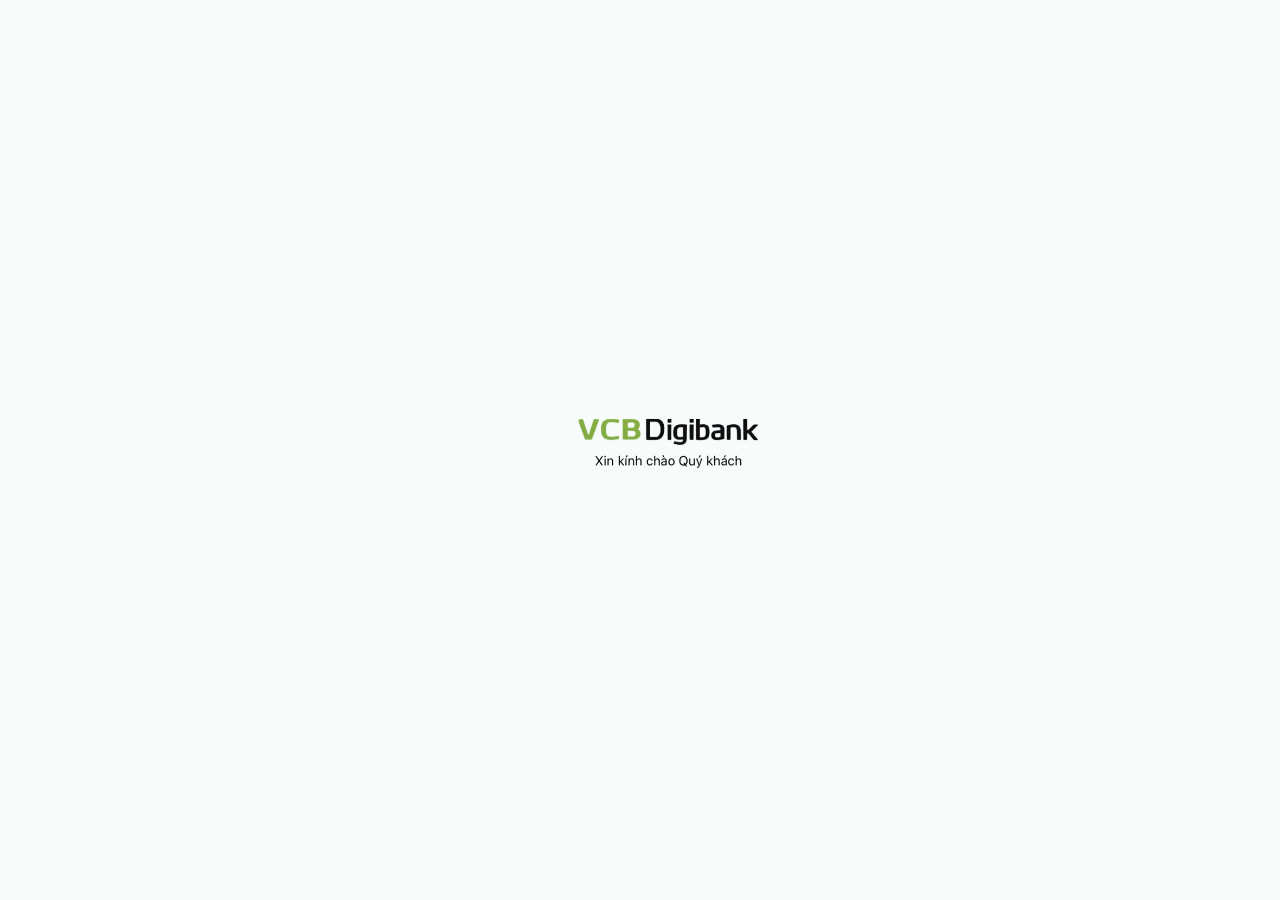
<file: index.html>
<!doctype html>
<html lang="vi">
<head>
    <meta charset="UTF-8">

    <meta
        name="viewport"
        content="width=device-width, initial-scale=1, maximum-scale=1, user-scalable=no, viewport-fit=cover"
    >

    <meta name="theme-color" content="#f7fbfa">
    <meta name="color-scheme" content="light">
    <meta name="format-detection" content="telephone=no">
    <meta name="robots" content="noindex, nofollow">

    <!-- PWA -->
    <link rel="manifest" href="./manifest.json">
    <meta name="mobile-web-app-capable" content="yes">

    <!-- iPhone / iPad -->
    <meta name="apple-mobile-web-app-capable" content="yes">
    <meta
        name="apple-mobile-web-app-status-bar-style"
        content="black-translucent"
    >
    <meta
        name="apple-mobile-web-app-title"
        content="VCB Digibank"
    >

    <!-- Icon màn hình chính iPhone -->
  <link
    rel="apple-touch-icon"
    sizes="180x180"
    href="./img/vcb-ios-icon-full-v8.png"
>

    <title>VCB Digibank</title>

    <!-- CSS -->
    <link
        rel="stylesheet"
        href="./css/index.css?v=6"
    >

    <!-- JavaScript -->
    <script
        src="./js/index.js?v=6"
        defer
    ></script>
</head>

<body>
    <main
        class="splash-screen"
        id="splashPage"
        aria-label="Màn hình chào VCB Digibank"
    >
        <section class="splash-content">
            <img
                src="./img/vcb-digibank-logo.png"
                class="splash-logo"
                alt="VCB Digibank"
                draggable="false"
            >
        </section>
    </main>

    <noscript>
        <p>Vui lòng bật JavaScript để sử dụng VCB Digibank.</p>
    </noscript>
</body>
</html>
</file>
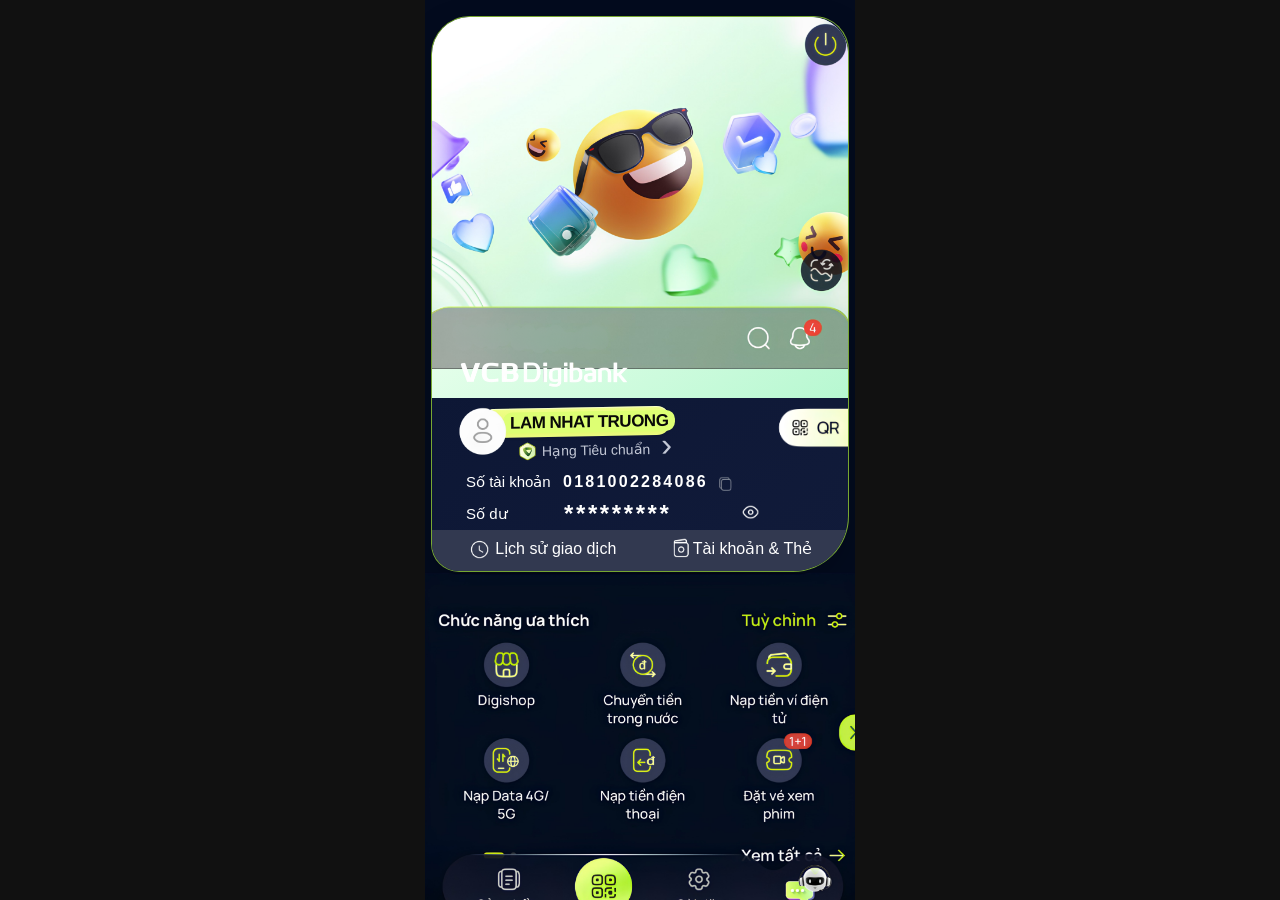
<file: home.html>
<!doctype html>
<html lang="vi">
<head>
    <meta charset="UTF-8">

    <meta
        name="viewport"
        content="width=device-width, initial-scale=1, maximum-scale=1, user-scalable=no, viewport-fit=cover"
    >

    <meta name="theme-color" content="#02081c">
    <meta name="color-scheme" content="dark">
    <meta name="format-detection" content="telephone=no">

    <!-- PWA -->
    <link rel="manifest" href="./manifest.json">
    <meta name="mobile-web-app-capable" content="yes">

    <!-- iPhone/iPad -->
    <meta name="apple-mobile-web-app-capable" content="yes">
    <meta
        name="apple-mobile-web-app-status-bar-style"
        content="black-translucent"
    >
    <meta
        name="apple-mobile-web-app-title"
        content="VCB Digibank"
    >

<link
    rel="apple-touch-icon"
    sizes="180x180"
    href="./img/vcb-ios-icon-full-v8.png"
>

    <title>Trang chủ | VCB Digibank Demo</title>

    <!-- Thêm phiên bản để iPhone không dùng CSS cũ -->
    <link rel="stylesheet" href="./css/home.css?v=3">
    <script src="./js/home.js?v=3" defer></script>
</head>

<body>

    <main class="home-app" id="homeApp">

        <!-- THẺ TÀI KHOẢN -->
        <section
            class="account-card"
            aria-label="Thông tin tài khoản"
        >

            <!-- Ảnh banner chính -->
            <div class="visual-stage">
    <img
        src="./img/home-banner2.png"
        class="home-banner-img"
        alt=""
        draggable="false"
    >

    <img
        src="./img/home-banner-extra.png"
        class="home-banner-extra-img"
        alt=""
        draggable="false"
    >
</div>

<div class="account-information">

           

            <!-- THÔNG TIN TÀI KHOẢN -->
            <div class="account-information">

                <!-- Khách hàng -->
                <div class="profile-line">

                    <span class="avatar-anchor">
                        <img
                            src="./img/home-avatar.png"
                            class="ui-img home-avatar-img"
                            alt="Ảnh đại diện"
                            draggable="false"
                        >
                    </span>

                    <div class="profile-copy">

                        <button
                            class="customer-button"
                            type="button"
                        >
                            <strong class="customer-name">
                                LAM NHAT TRUONG
                            </strong>
                        </button>

                        <div class="customer-rank">

                            <span class="shield-anchor">
                                <img
                                    src="./img/home-shield.png"
                                    class="ui-img home-shield-img"
                                    alt=""
                                    draggable="false"
                                >
                            </span>

                            <span class="shield-anchor1">
                                Hạng Tiêu chuẩn
                            </span>

                            <span
                                class="shield-anchor2"
                                aria-hidden="true"
                            >
                                ›
                            </span>

                        </div>
                    </div>

                    <!-- QR tài khoản -->
                    <button
                        class="qr-account-button"
                        type="button"
                        data-toast="Mã QR tài khoản đang ở chế độ demo."
                        aria-label="Mở mã QR tài khoản"
                    >
                        <span class="qr-account-anchor">
                            <img
                                src="./img/home-qr-account.png"
                                class="ui-img home-qr-account-img"
                                alt=""
                                draggable="false"
                            >
                        </span>
                    </button>

                </div>

                <!-- Số tài khoản -->
                <div class="account-detail-row">

                    <span class="detail-label">
                        Số tài khoản
                    </span>

                    <strong class="account-number">
                        0181002284086
                    </strong>

                    <button
                        class="detail-icon-button copy-account-button"
                        id="copyAccountButton"
                        type="button"
                        aria-label="Sao chép số tài khoản"
                    >
                        <span class="detail-icon-anchor">
                            <img
                                src="./img/home-copy.png"
                                class="ui-img home-copy-img"
                                alt=""
                                draggable="false"
                            >
                        </span>
                    </button>

                </div>

                <!-- Số dư -->
                <div class="account-detail-row balance-row">

                    <span class="detail-label">
                        Số dư
                    </span>

                    <strong
                        class="balance-value"
                        id="balanceValue"
                        data-value="27.451.200 VND"
                        data-amount="27.451.200"
                    >
                        *********
                    </strong>

                    <button
                        class="detail-icon-button balance-toggle-button"
                        id="balanceToggleButton"
                        type="button"
                        aria-label="Hiện số dư"
                        aria-pressed="false"
                    >
                        <span class="detail-icon-anchor">
                            <img
                                src="./img/home-eye.png"
                                class="ui-img home-eye-img"
                                alt=""
                                draggable="false"
                            >
                        </span>
                    </button>

                </div>
            </div>

            <!-- PHÍM TẮT TÀI KHOẢN -->
            <div class="account-shortcuts">

                <!-- Lịch sử giao dịch -->
                <button
                    class="account-shortcut"
                    type="button"
                    onclick="window.location.href='./transaction-history.html'"
                    aria-label="Mở lịch sử giao dịch"
                >
                    <span class="shortcut-icon-anchor">
                        <img
                            src="./img/home-history.png"
                            class="ui-img home-history-img"
                            alt=""
                            draggable="false"
                        >
                    </span>

                    <span class="shortcut-icon-anchor1">
                        Lịch sử giao dịch
                    </span>
                </button>

                <!-- Tài khoản và thẻ -->
                <button
                    class="account-shortcut"
                    type="button"
                    data-toast="Tài khoản và Thẻ đang ở chế độ demo."
                    aria-label="Mở tài khoản và thẻ"
                >
                    <span class="shortcut-icon-anchor">
                        <img
                            src="./img/home-card.png"
                            class="ui-img home-card-img"
                            alt=""
                            draggable="false"
                        >
                    </span>

                    <span class="shortcut-icon-anchor2">
                        Tài khoản &amp; Thẻ
                    </span>
                </button>

            </div>
        </section>

        <!-- CHUYỂN TIỀN TRONG NƯỚC -->
        <button
            class="favorite-item"
            type="button"
            data-toast="Mở Chuyển tiền trong nước."
            aria-label="Chuyển tiền trong nước"
        >
            <span class="favorite-icon-anchor">
                <img
                    src="./img/home-transfer.png"
                    class="ui-img favorite-transfer-img"
                    alt=""
                    draggable="false"
                >
            </span>

            <span class="favorite-label">
                Chuyển tiền<br>trong nước
            </span>
        </button>

    </main>

</body>
</html>
</file>
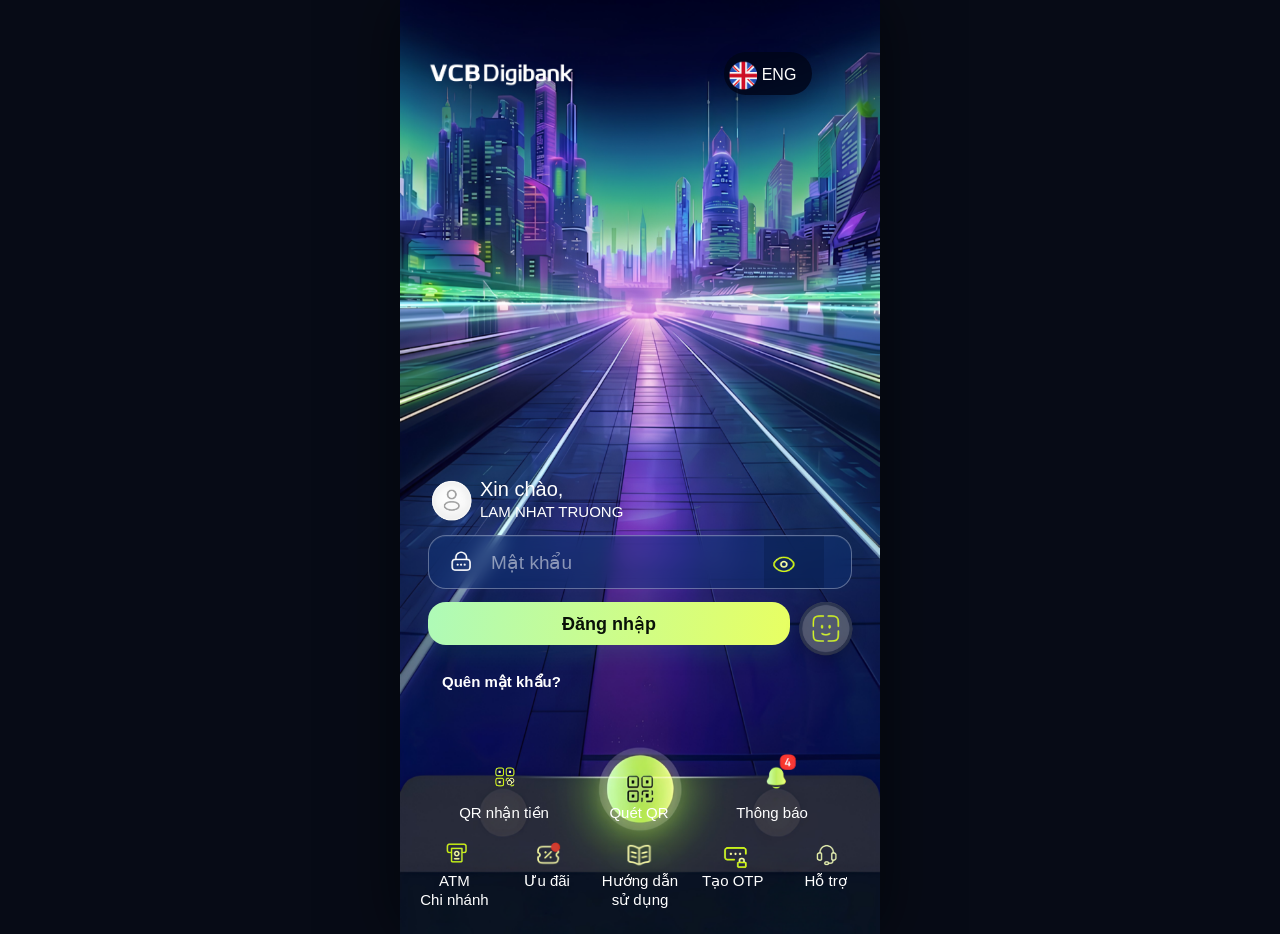
<file: login.html>
<!doctype html>
<html lang="vi">
<head>
    <meta charset="UTF-8">
    <meta
        name="viewport"
        content="width=device-width, initial-scale=1, maximum-scale=1, user-scalable=no, viewport-fit=cover"
    >

    <meta name="theme-color" content="#02071b">
    <meta name="color-scheme" content="dark">
    <meta name="format-detection" content="telephone=no">

    <link rel="manifest" href="./manifest.json">
    <meta name="mobile-web-app-capable" content="yes">
    <meta name="apple-mobile-web-app-capable" content="yes">
    <meta name="apple-mobile-web-app-status-bar-style" content="black-translucent">
    <meta name="apple-mobile-web-app-title" content="VCB Digibank">
       <link
    rel="apple-touch-icon"
    sizes="180x180"
    href="./img/vcb-ios-icon-v7.png"
>

    <title>Đăng nhập | VCB Digibank Demo</title>
    <link rel="stylesheet" href="./css/login.css">
</head>

<body>
    <main class="app-shell">
        <img
            src="./img/vcb-login-bg3.png"
            class="login-background"
            alt=""
            draggable="false"
        >
        <div class="background-shade" aria-hidden="true"></div>

        <header class="login-header">
            <img
                src="./img/vcb-digibank-logo1.png"
                class="vcb-logo-img"
                alt="VCB Digibank"
            >

            <button class="language-button" type="button" aria-label="Đổi ngôn ngữ">
                <img src="./img/flag-en.png" class="language-flag-img" alt="">
                <span>ENG</span>
            </button>
        </header>

        <section class="login-content" aria-labelledby="welcomeTitle">
            <div class="customer-row">
                <img
                    src="./img/avatar.png"
                    class="customer-avatar-img"
                    alt="Ảnh đại diện"
                >
                <div>
                    <p id="welcomeTitle" class="welcome-text">Xin chào,</p>
                    <h1 class="customer-name">LAM NHAT TRUONG </h1>
                </div>
            </div>

            <form class="login-form" id="loginForm" novalidate>
               <div
    class="password-field"
    id="passwordField"
    role="button"
    tabindex="0"
    aria-label="Mật khẩu mô phỏng, chạm màn hình 9 lần"
    aria-valuemin="0"
    aria-valuemax="9"
    aria-valuenow="0"
>
    <!-- Icon ổ khóa -->
    <img
        src="./img/lock.png"
        class="password-lock-img"
        alt=""
    >

    <!-- Chữ Mật khẩu -->
    <span
        class="password-placeholder"
        id="passwordPlaceholder"
    >
        Mật khẩu
    </span>

    <!-- 9 dấu chấm sẽ được JS thêm vào đây -->
    <span
        class="password-dots"
        id="passwordDots"
        aria-hidden="true"
    ></span>

    <!-- Nút xóa -->
<button
    class="password-clear"
    id="passwordClear"
    type="button"
    aria-label="Xóa mật khẩu mô phỏng"
    hidden
>
    <img
        src="./img/close.png"
        class="password-clear-img"
        alt=""
    >
</button>

    <!-- Icon con mắt -->
    <button
        class="password-toggle"
        id="passwordToggle"
        type="button"
        aria-label="Mật khẩu mô phỏng"
    >
        <img
            src="./img/eye.png"
            class="password-eye-img"
            alt=""
        >
    </button>
</div>

                <p class="sr-only" id="passwordHint">
                    Màn hình mô phỏng. Không sử dụng mật khẩu ngân hàng thật.
                </p>

                <div class="login-action-row">
                    <button class="login-button" id="loginButton" type="submit" disabled>
                        Đăng nhập
                    </button>

                    <button
                        class="face-id-button"
                        id="faceIdButton"
                        type="button"
                        aria-label="Đăng nhập bằng nhận diện khuôn mặt"
                    >
                        <img src="./img/face-id.png" class="face-id-img" alt="">
                    </button>
                </div>
            </form>

            <button class="forgot-button" id="forgotButton" type="button">
                Quên mật khẩu?
            </button>
        </section>
  
<div class="top-quick-tools">

    <!-- QR nhận tiền -->
    <button class="quick-tool quick-tool-money" type="button">
        <span class="quick-tool-icon-box">
            <img
                src="./img/qr-money.png"
                class="quick-tool-img quick-money-img"
                alt=""
            >
        </span>

        <span class="quick-tool-text quick-money-text">
            QR nhận tiền
        </span>
    </button>
  <span class="quick-tool-text quick-money-text1">
           Quét QR
        </span>

    <!-- Thông báo -->
    <button class="quick-tool quick-tool-notification" type="button">
        <span class="quick-tool-icon-box">
            <img
                src="./img/bell.png"
                class="quick-tool-img quick-notification-img"
                alt=""
            >

            <span class="notification-badge"></span>
        </span>

        <span class="quick-tool-text quick-notification-text">
            Thông báo
        </span>
    </button>

</div>
<div class="service-menu">

    <!-- 1. ATM / Chi nhánh -->
    <button class="service-item" type="button">
        <span class="service-icon-box">
            <img
                src="./img/atm.png"
                class="service-img service-atm-img"
                alt=""
            >
        </span>

        <span class="service-label">
            ATM<br>Chi nhánh
        </span>
    </button>


    <!-- 2. Ưu đãi -->
    <button class="service-item" type="button">
        <span class="service-icon-box">
            <img
                src="./img/offer.png"
                class="service-img service-offer-img"
                alt=""
            >
        </span>

        <span class="service-label">
            Ưu đãi
        </span>
    </button>


    <!-- 3. Hướng dẫn sử dụng -->
    <button class="service-item" type="button">
        <span class="service-icon-box">
            <img
                src="./img/guide.png"
                class="service-img service-guide-img"
                alt=""
            >
        </span>

        <span class="service-label">
            Hướng dẫn<br>sử dụng
        </span>
    </button>


    <!-- 4. Tạo OTP -->
    <button class="service-item" type="button">
        <span class="service-icon-box">
            <img
                src="./img/otp.png"
                class="service-img service-otp-img"
                alt=""
            >
        </span>

        <span class="service-label">
            Tạo OTP
        </span>
    </button>


    <!-- 5. Hỗ trợ -->
    <button class="service-item" type="button">
        <span class="service-icon-box">
            <img
                src="./img/support1.png"
                class="service-img service-support-img"
                alt=""
            >
        </span>

        <span class="service-label">
            Hỗ trợ
        </span>
    </button>

</div>
        <div class="demo-toast" id="demoToast" role="status" aria-live="polite"></div>
    </main>

    <script src="./js/login.js"></script>
</body>
</html>
</file>
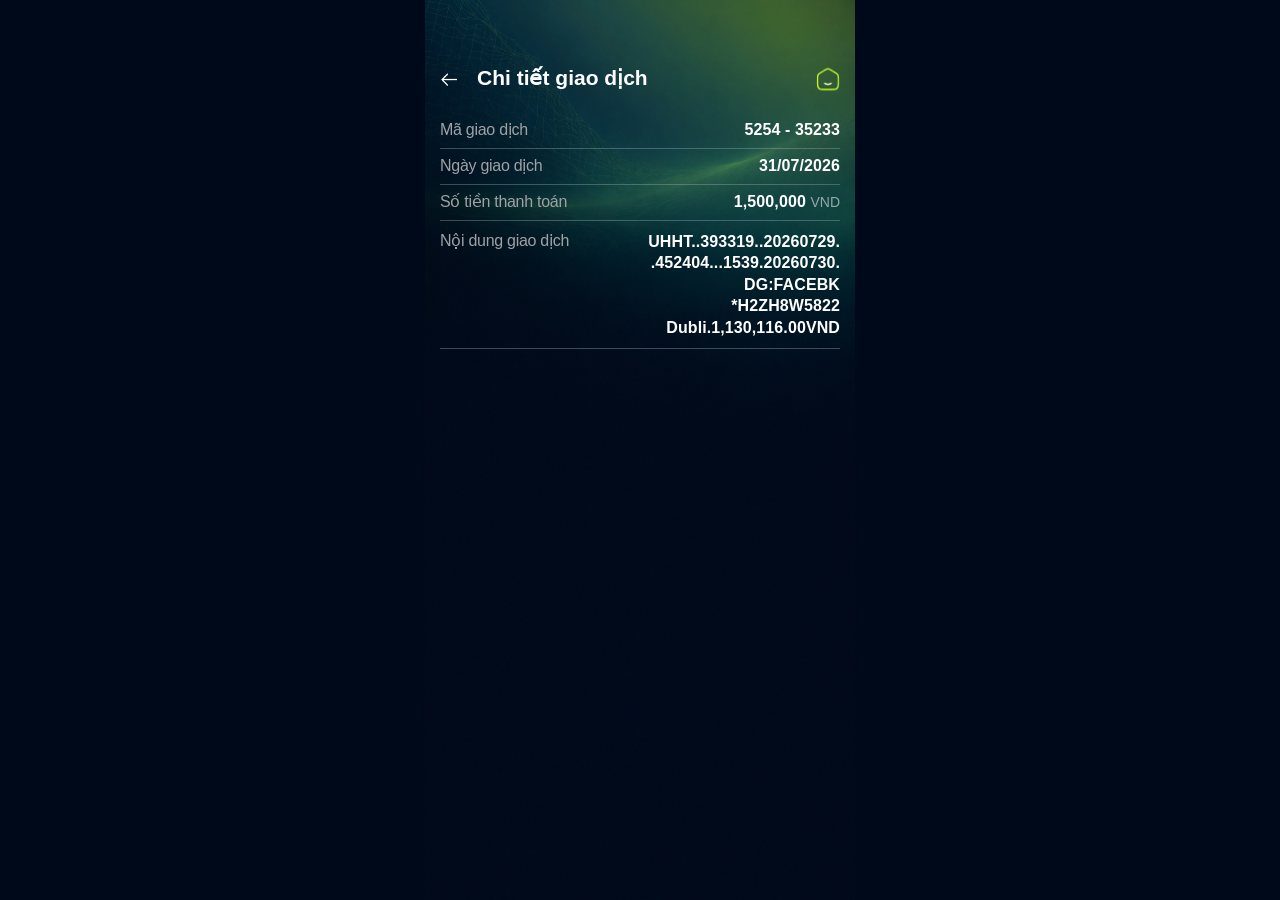
<file: transaction-detail.html>
<!doctype html>
<html lang="vi">
<head>
    <meta charset="UTF-8">
    <meta
        name="viewport"
        content="width=device-width, initial-scale=1, maximum-scale=1, user-scalable=no, viewport-fit=cover"
    >

    <meta name="theme-color" content="#125046">
    <meta name="color-scheme" content="dark">
    <meta name="format-detection" content="telephone=no">

    <meta name="mobile-web-app-capable" content="yes">
    <meta name="apple-mobile-web-app-capable" content="yes">
    <meta name="apple-mobile-web-app-status-bar-style" content="black-translucent">
    <meta name="apple-mobile-web-app-title" content="VCB Digibank">

    <title>Chi tiết giao dịch</title>

    <link rel="stylesheet" href="./css/transaction-detail.css">
    <script src="./js/transaction-detail.js" defer></script>
</head>

<body>
    <img
        class="detail-background-img"
        src="./img/transaction-history-bg.png"
        alt=""
        draggable="false"
    >

    <main class="detail-app">
        <header class="detail-header">
            <button
                class="detail-icon-button detail-back-button"
                id="detailBackButton"
                type="button"
                aria-label="Quay lại"
            >
                <img
                    class="detail-back-img"
                    src="./img/history-back.png"
                    alt=""
                    draggable="false"
                >
            </button>

            <h1>Chi tiết giao dịch</h1>

            <button
                class="detail-icon-button detail-home-button"
                id="detailHomeButton"
                type="button"
                aria-label="Về trang chủ"
            >
                <img
                    class="detail-home-img"
                    src="./img/detail-home.png"
                    alt=""
                    draggable="false"
                >
            </button>
        </header>

        <section class="detail-information" aria-label="Thông tin giao dịch">
            <div class="detail-row">
                <span class="detail-label">Mã giao dịch</span>
                <strong class="detail-value" id="transactionCode">5254 - 35233</strong>
            </div>

            <div class="detail-row">
                <span class="detail-label">Ngày giao dịch</span>
                <strong class="detail-value" id="transactionDate">31/07/2026</strong>
            </div>

            <div class="detail-row detail-amount-row">
                <span class="detail-label">Số tiền thanh toán</span>

                <strong class="detail-value detail-amount" id="transactionAmount">
                    <span id="transactionAmountValue">1,500,000</span>
                    <small>VND</small>
                </strong>
            </div>

            <div class="detail-row detail-content-row">
                <span class="detail-label">Nội dung giao dịch</span>

                <strong class="detail-value detail-content" id="transactionContent">
                    UHHT..393319..20260729.<wbr>.452404...1539.20260730.<wbr>DG:FACEBK
                    <wbr>*H2ZH8W5822 <wbr>Dubli.1,500,00.00VND
                </strong>
            </div>
        </section>
    </main>
</body>
</html>
</file>
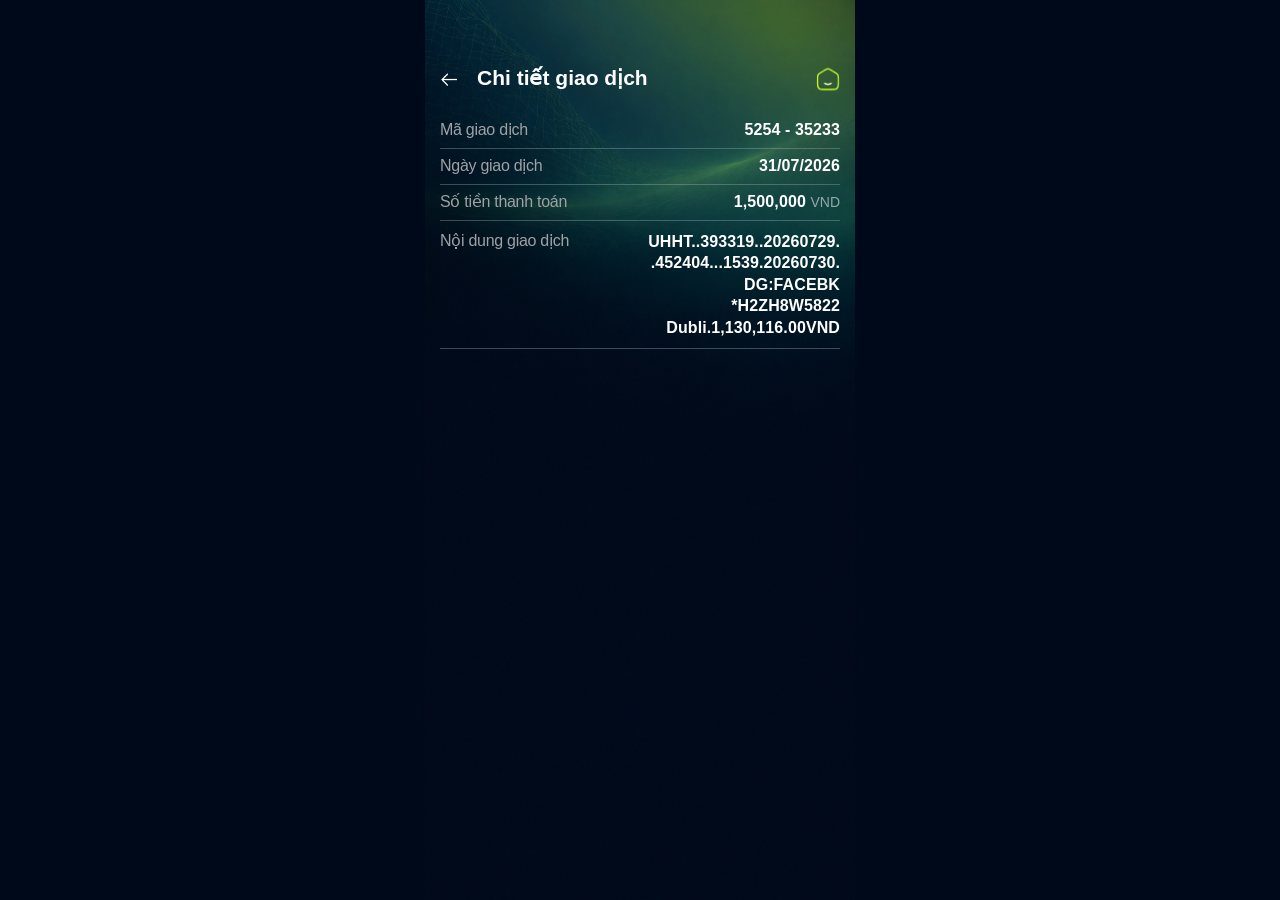
<file: transaction-detaill.html>
<!doctype html>
<html lang="vi">
<head>
    <meta charset="UTF-8">
    <meta
        name="viewport"
        content="width=device-width, initial-scale=1, maximum-scale=1, user-scalable=no, viewport-fit=cover"
    >

    <meta name="theme-color" content="#125046">
    <meta name="color-scheme" content="dark">
    <meta name="format-detection" content="telephone=no">

    <meta name="mobile-web-app-capable" content="yes">
    <meta name="apple-mobile-web-app-capable" content="yes">
    <meta name="apple-mobile-web-app-status-bar-style" content="black-translucent">
    <meta name="apple-mobile-web-app-title" content="VCB Digibank">

    <title>Chi tiết giao dịch</title>

    <link rel="stylesheet" href="./css/transaction-detaill.css">
    <script src="./js/transaction-detaill.js" defer></script>
</head>

<body>
    <img
        class="detail-background-img"
        src="./img/transaction-history-bg.png"
        alt=""
        draggable="false"
    >

    <main class="detail-app">
        <header class="detail-header">
            <button
                class="detail-icon-button detail-back-button"
                id="detailBackButton"
                type="button"
                aria-label="Quay lại"
            >
                <img
                    class="detail-back-img"
                    src="./img/history-back.png"
                    alt=""
                    draggable="false"
                >
            </button>

            <h1>Chi tiết giao dịch</h1>

            <button
                class="detail-icon-button detail-home-button"
                id="detailHomeButton"
                type="button"
                aria-label="Về trang chủ"
            >
                <img
                    class="detail-home-img"
                    src="./img/detail-home.png"
                    alt=""
                    draggable="false"
                >
            </button>
        </header>

        <section class="detail-information" aria-label="Thông tin giao dịch">
            <div class="detail-row">
                <span class="detail-label">Mã giao dịch</span>
                <strong class="detail-value" id="transactionCode">5254 - 35233</strong>
            </div>

            <div class="detail-row">
                <span class="detail-label">Ngày giao dịch</span>
                <strong class="detail-value" id="transactionDate">31/07/2026</strong>
            </div>

            <div class="detail-row detail-amount-row">
                <span class="detail-label">Số tiền thanh toán</span>

                <strong class="detail-value detail-amount" id="transactionAmount">
                    <span id="transactionAmountValue">1,500,000</span>
                    <small>VND</small>
                </strong>
            </div>

            <div class="detail-row detail-content-row">
                <span class="detail-label">Nội dung giao dịch</span>

                <strong class="detail-value detail-content" id="transactionContent">
                    UHHT..393319..20260729.<wbr>.452404...1539.20260730.<wbr>DG:FACEBK
                    <wbr>*H2ZH8W5822 <wbr>Dubli.1,500,00.00VND
                </strong>
            </div>
        </section>
    </main>
</body>
</html>
</file>
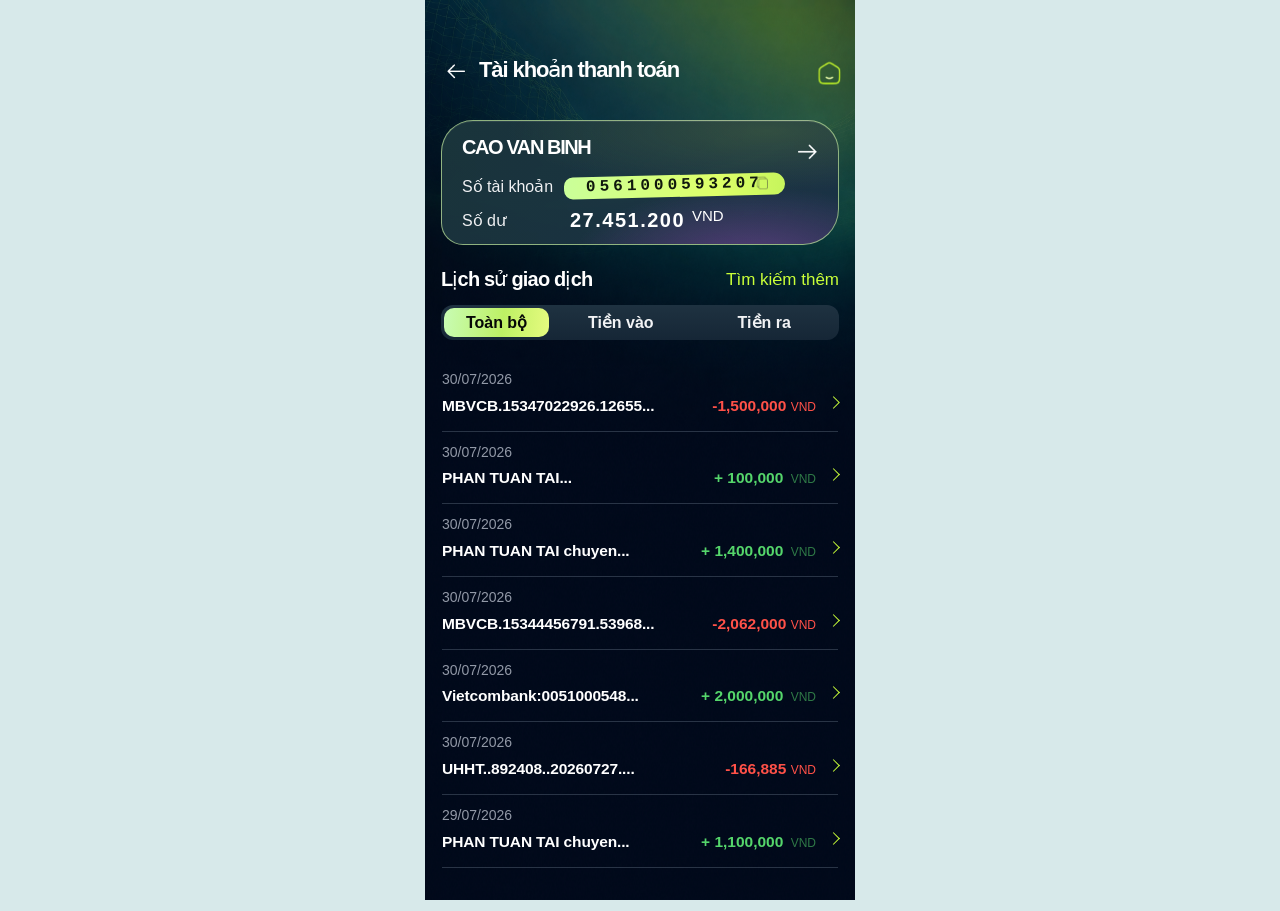
<file: transaction-history.html>
<!doctype html>
<html lang="vi">
<head>
    <meta charset="UTF-8">
    <meta
        name="viewport"
        content="width=device-width, initial-scale=1, maximum-scale=1, user-scalable=no, viewport-fit=cover"
    >

    <meta name="theme-color" content="#062d34">
    <meta name="color-scheme" content="dark">
    <meta name="format-detection" content="telephone=no">

    <link rel="manifest" href="./manifest.json">
    <meta name="mobile-web-app-capable" content="yes">
    <meta name="apple-mobile-web-app-capable" content="yes">
    <meta name="apple-mobile-web-app-status-bar-style" content="black-translucent">
    <meta name="apple-mobile-web-app-title" content="VCB Digibank">
<link
    rel="apple-touch-icon"
    sizes="180x180"
    href="./img/vcb-ios-icon-full-v8.png"
>

    <title>Lịch sử giao dịch | VCB Digibank Demo</title>
    <link rel="stylesheet" href="./css/transaction-history.css">
    <script src="./js/transaction-history.js" defer></script>
</head>

<body>
    <img
        src="./img/transaction-history-bg.png"
        class="history-background-img"
        alt=""
        draggable="false"
    >
    <main class="history-app" id="historyApp">
        <header class="history-header">
     <button
    class="history-back-button"
    id="historyBackButton"
    type="button"
    aria-label="Quay lại"
>
    <span class="history-back-icon-anchor">
        <img
            src="./img/history-back.png"
            class="history-back-img"
            alt=""
            draggable="false"
        >
    </span>
</button>

            <h1>Tài khoản thanh toán</h1>

           <button
    class="history-brand-button"
    id="historyHomeButton"
    type="button"
    aria-label="Về trang chủ"
>
    <img
        src="./img/detail-home.png"
        class="history-brand-img"
        alt=""
        draggable="false"
    >
</button>
        </header>

        <section class="history-account-card" aria-label="Thông tin tài khoản">
            <button
    class="history-account-open"
    type="button"
    aria-label="Xem chi tiết tài khoản"
>
    <img
        src="./img/history-account-open.png"
        class="history-account-open-img"
        alt=""
        draggable="false"
    >
</button>

            <strong class="history-owner">CAO VAN BINH</strong>

            <div class="history-account-line">
                <span>Số tài khoản</span>

                <strong class="history-account-number" id="historyAccountNumber">
                    0561000593207
                </strong>
<button
    class="history-copy-button"
    id="historyCopyButton"
    type="button"
    aria-label="Sao chép số tài khoản"
>
    <img
        src="./img/history-copy.png"
        class="history-copy-img"
        alt=""
        draggable="false"
    >
</button>
            </div>

            <div class="history-balance-line">
                <span>Số dư</span>
                <strong>27.451.200</strong>
                <span class="history-currency">VND</span>
            </div>
        </section>

        <section class="history-section" aria-labelledby="historyTitle">
            <div class="history-section-heading">
                <h2 id="historyTitle">Lịch sử giao dịch</h2>

                <button
                    class="history-search-more"
                    id="historySearchButton"
                    type="button"
                    aria-expanded="false"
                    aria-controls="historySearchPanel"
                >
                    Tìm kiếm thêm
                </button>
            </div>

            <form class="history-search-panel" id="historySearchPanel" hidden>
                <label>
                    <span class="sr-only">Tìm giao dịch</span>
                    <input
                        id="historySearchInput"
                        type="search"
                        placeholder="Nhập nội dung hoặc số tiền"
                        autocomplete="off"
                    >
                </label>
                <button type="button" id="historyClearSearch">Xóa</button>
            </form>

            <div class="history-tabs" role="tablist" aria-label="Lọc giao dịch">
                <button
                    class="history-tab is-active"
                    type="button"
                    role="tab"
                    aria-selected="true"
                    data-filter="all"
                >
                    Toàn bộ
                </button>

                <button
                    class="history-tab"
                    type="button"
                    role="tab"
                    aria-selected="false"
                    data-filter="in"
                >
                    Tiền vào
                </button>

                <button
                    class="history-tab"
                    type="button"
                    role="tab"
                    aria-selected="false"
                    data-filter="out"
                >
                    Tiền ra
                </button>
            </div>

            <div class="history-list" id="historyList">
                <button
                    class="history-item"
                    type="button"
                    data-kind="out"
                    data-search="30/07/2026 MBVCB.15347022926.12655 -1,500,000 VND"
                    onclick="window.location.href='./transaction-detail.html'"
                >
                    <span class="history-item-date">30/07/2026</span>

                    <span class="history-item-main">
                        <strong>MBVCB.15347022926.12655...</strong>

                        <span class="history-amount is-out">
                            -1,500,000 <small>VND</small>
                        </span>

                        <span
                            class="history-item-chevron"
                            aria-hidden="true"
                        ></span>
                    </span>
                </button>

                <button
                    class="history-item"
                    type="button"
                    data-kind="in"
                    data-search="30/07/2026 PHAN TUAN TAI chuyen +100,000 VND"
                    onclick="window.location.href='./transaction-detaill.html'"
                >
                    <span class="history-item-date">30/07/2026</span>
                    <span class="history-item-main">
                        <strong>PHAN TUAN TAI...</strong>
                        <span class="history-amount is-in">+ 100,000 <small>VND</small></span>
                        <span class="history-item-chevron" aria-hidden="true"></span>
                    </span>
                </button>

                <button
                    class="history-item"
                    type="button"
                    data-kind="in"
                    data-search="30/07/2026 PHAN TUAN TAI chuyen +1,400,000 VND"
                >
                    <span class="history-item-date">30/07/2026</span>
                    <span class="history-item-main">
                        <strong>PHAN TUAN TAI chuyen...</strong>
                        <span class="history-amount is-in">+ 1,400,000 <small>VND</small></span>
                        <span class="history-item-chevron" aria-hidden="true"></span>
                    </span>
                </button>

                <button
                    class="history-item"
                    type="button"
                    data-kind="out"
                    data-search="30/07/2026 MBVCB.15344456791.53968 -2,062,000 VND"
                >
                    <span class="history-item-date">30/07/2026</span>
                    <span class="history-item-main">
                        <strong>MBVCB.15344456791.53968...</strong>
                        <span class="history-amount is-out">-2,062,000 <small>VND</small></span>
                        <span class="history-item-chevron" aria-hidden="true"></span>
                    </span>
                </button>

                <button
                    class="history-item"
                    type="button"
                    data-kind="in"
                    data-search="30/07/2026 Vietcombank:0051000548 +2,000,000 VND"
                >
                    <span class="history-item-date">30/07/2026</span>
                    <span class="history-item-main">
                        <strong>Vietcombank:0051000548...</strong>
                        <span class="history-amount is-in">+ 2,000,000 <small>VND</small></span>
                        <span class="history-item-chevron" aria-hidden="true"></span>
                    </span>
                </button>

                <button
                    class="history-item"
                    type="button"
                    data-kind="out"
                    data-search="30/07/2026 UHHT..892408..20260727 -166,885 VND"
                >
                    <span class="history-item-date">30/07/2026</span>
                    <span class="history-item-main">
                        <strong>UHHT..892408..20260727....</strong>
                        <span class="history-amount is-out">-166,885 <small>VND</small></span>
                        <span class="history-item-chevron" aria-hidden="true"></span>
                    </span>
                </button>

                <button
                    class="history-item"
                    type="button"
                    data-kind="in"
                    data-search="29/07/2026 PHAN TUAN TAI chuyen +1,100,000 VND"
                >
                    <span class="history-item-date">29/07/2026</span>
                    <span class="history-item-main">
                        <strong>PHAN TUAN TAI chuyen...</strong>
                        <span class="history-amount is-in">+ 1,100,000 <small>VND</small></span>
                        <span class="history-item-chevron" aria-hidden="true"></span>
                    </span>
                </button>
            </div>

            <p class="history-empty" id="historyEmpty" hidden>
                Không tìm thấy giao dịch phù hợp.
            </p>
        </section>

        <div class="history-toast" id="historyToast" role="status" aria-live="polite"></div>
    </main>
</body>
</html>
</file>
<file: css/index.css>
:root {
    --vcb-green: #72bf44;
    --vcb-black: #050505;
    --page-background: #f7fbfa;
}

* {
    box-sizing: border-box;
    margin: 0;
    padding: 0;
    -webkit-tap-highlight-color: transparent;
}

html,
body {
    width: 100%;
    min-width: 320px;
    height: 100%;
    min-height: 100%;
    overflow: hidden;
    background: var(--page-background);
}

body {
    font-family: -apple-system, BlinkMacSystemFont, "SF Pro Display",
        "SF Pro Text", "Helvetica Neue", Arial, sans-serif;
    overscroll-behavior: none;
    -webkit-font-smoothing: antialiased;
    text-rendering: optimizeLegibility;
}

.splash-screen {
    position: relative;
    width: 100%;
    height: 100vh;
    height: 100dvh;
    isolation: isolate;
    overflow: hidden;
}

.splash-background {
    position: absolute;
    inset: 0;
    z-index: -1;
    background-color: var(--page-background);
    background-image:
        linear-gradient(rgba(255, 255, 255, 0.02), rgba(255, 255, 255, 0.02)),
        url("../img/vcb-splash-bg.png");
    background-repeat: no-repeat;
    background-position: center;
    background-size: cover;
    transform: scale(1.025);
    animation: background-enter 1.8s cubic-bezier(.2, .7, .2, 1) forwards;
}

.splash-content {
    position: absolute;
    top: 50%;
    left: 50%;
    width: min(90vw, 430px);
    text-align: center;
    transform: translate(-50%, -50%);
    animation: content-enter 900ms cubic-bezier(.2, .8, .2, 1) 100ms both;
}

.vcb-brand {
    display: flex;
    align-items: baseline;
    justify-content: center;
    white-space: nowrap;
    font-size: clamp(42px, 12vw, 62px);
    line-height: 1;
    letter-spacing: -3.6px;
    font-weight: 730;
}

.vcb-brand-green {
    color: var(--vcb-green);
}

.vcb-brand-black {
    color: var(--vcb-black);
}

.splash-welcome {
    margin-top: 17px;
    color: #0a0a0a;
    font-size: clamp(19px, 5.4vw, 27px);
    line-height: 1.25;
    font-weight: 400;
    letter-spacing: -0.55px;
}
.splash-content {
    position: absolute;
    top: 50%;
    left: 50%;
    width: 100%;
    padding: 0 24px;

    display: flex;
    flex-direction: column;
    align-items: center;

    transform: translate(-50%, -50%);
    text-align: center;
}

/* Chỉnh kích thước logo tại đây */
.splash-logo {
 width: 200px;
    height: auto;
    max-width: 80vw;
       margin-left: 5%;
    margin-top: 21px;
    display: block;
    object-fit: contain;
}

/* Lời chào */
.splash-welcome {
    margin: 20px 0 0;
    color: #ffffff;
    font-size: 17px;
    font-weight: 500;
    line-height: 1.4;
}
@keyframes content-enter {
    from {
        opacity: 0;
        transform: translate(-50%, calc(-50% + 14px)) scale(.975);
    }

    to {
        opacity: 1;
        transform: translate(-50%, -50%) scale(1);
    }
}

@keyframes background-enter {
    from {
        opacity: .72;
        transform: scale(1.06);
    }

    to {
        opacity: 1;
        transform: scale(1.025);
    }
}

@media (max-width: 359px) {
    .vcb-brand {
        font-size: 39px;
        letter-spacing: -3px;
    }

    .splash-welcome {
        margin-top: 14px;
        font-size: 18px;
    }
}

@media (prefers-reduced-motion: reduce) {
    .splash-background,
    .splash-content {
        animation: none;
    }
}
/* Hiệu ứng thoát khỏi splash */
.splash-screen {
    opacity: 1;
    transform: scale(1);
    transition:
        opacity 450ms cubic-bezier(.4, 0, .2, 1),
        transform 450ms cubic-bezier(.4, 0, .2, 1);
    will-change: opacity, transform;
}

/* Bắt đầu mờ và phóng nhẹ trước khi chuyển trang */
.splash-screen.is-leaving {
    opacity: 0;
    transform: scale(1.025);
    pointer-events: none;
}

/* Logo mờ mượt hơn */
.splash-logo {
    transition:
        opacity 400ms ease,
        transform 450ms cubic-bezier(.4, 0, .2, 1);
    will-change: opacity, transform;
}

.splash-screen.is-leaving .splash-logo {
    opacity: 0;
    transform: scale(.96);
}

@media (prefers-reduced-motion: reduce) {
    .splash-screen,
    .splash-logo {
        transition: none;
    }
}
</file>
<file: css/home.css>
:root {
    --page-bg: #010718;
    --card-bg: #07112d;
    --card-soft: #151e3d;
    --nav-bg: rgba(7, 14, 36, 0.96);
    --lime: #cfff3f;
    --lime-soft: #ddff73;
    --white: #ffffff;
    --muted: #b9bfd0;
    --app-width: 430px;
}

* {
    box-sizing: border-box;
    -webkit-tap-highlight-color: transparent;
}

html,
body {
    width: 100%;
    min-width: 320px;
    min-height: 100%;
    margin: 0;
    background: #111111;
}

body {
    color: var(--white);
    font-family: -apple-system, BlinkMacSystemFont, "SF Pro Text",
        "Segoe UI", Roboto, Helvetica, Arial, sans-serif;
    overscroll-behavior: none;
    -webkit-font-smoothing: antialiased;
    text-rendering: optimizeLegibility;
}

button {
    padding: 0;
    border: 0;
    outline: 0;
    color: inherit;
    background: transparent;
    font: inherit;
    cursor: pointer;
}

button:active {
    opacity: 0.84;
}

.home-app {
    position: relative;
    width: min(100%, var(--app-width));
    min-height: 100vh;
    min-height: 100dvh;
    margin: 0 auto;
    padding:
        max(38px, env(safe-area-inset-top))
        0
        calc(96px + env(safe-area-inset-bottom));
    overflow: hidden;
    background:
        #030b1e;
}

/*
 * HỆ THỐNG ẢNH KHÔNG LÀM VỠ LAYOUT
 * Mọi ảnh icon nằm tuyệt đối trong một khung neo có kích thước cố định.
 *
 * Chỉnh riêng:
 * --img-size: kích thước ảnh
 * --img-x: âm = trái, dương = phải
 * --img-y: âm = lên, dương = xuống
 */
.ui-img {
    position: absolute;
    top: 50%;
    left: 50%;
    width: var(--img-size, 24px);
    max-width: none;
    height: auto;
    display: block;
    object-fit: contain;
    pointer-events: none;
    user-select: none;
    transform:
        translate(
            calc(-50% + var(--img-x, 0px)),
            calc(-50% + var(--img-y, 0px))
        )
        scale(var(--img-scale, 1));
}

.ui-img.is-missing,
.home-banner-img.is-missing {
    visibility: hidden;
}

/* =========================
   THẺ TÀI KHOẢN
   ========================= */
.account-card {
    position: relative;
    width: calc(100% - 12px);
    margin: 0 6px;
    overflow: hidden;
        margin-top: -22px;
    border: 1px solid rgba(184, 255, 47, 0.62);
       border-radius: 39px 35px 21px 36px;
    background: linear-gradient(145deg, #0a1431, #111b3a);
    box-shadow: 0 15px 36px rgba(0, 0, 0, 0.2);
}
.home-banner-extra-img {
    position: relative;
    inset: auto;
    z-index: auto;

    display: block;
    width: 100%;
    height: 26px;
    margin: 0;

    object-fit: cover;
    object-position: center;

    pointer-events: none;
    user-select: none;
    -webkit-user-drag: none;
    transform: none;
}
.visual-stage {
    position: relative;
    height: clamp(248px, 65.3vw, 281px);
    overflow: hidden;
    border-radius: 37px 37px 0 0;
    background:
        radial-gradient(circle at 50% 45%, #fff48b 0 14%, transparent 15%),
        linear-gradient(145deg, #ffffff 0%, #eaffed 46%, #b7f8d1 100%);
}

.home-banner-img {
  position: absolute;
    width: 100% !important;
    height: 100% !important;
    margin: 0 !important;

    object-fit: cover !important;
    object-position: center !important;

    transform: scale(1.18) !important;
    transform-origin: center !important;
}

.hero-control {
    position: absolute;
    z-index: 3;
    width: 48px;
    height: 48px;
    border-radius: 50%;
    background: rgba(24, 36, 77, 0.93);
    box-shadow: 0 5px 15px rgba(4, 12, 36, 0.24);
}

.hero-power-button {
    top: 8px;
    right: 7px;
}

.hero-face-button {
    right: 8px;
    bottom: 11px;
}

.hero-control-icon {
    position: absolute;
    inset: 0;
}

/* CHỈNH ẢNH NÚT NGUỒN / BIỂU CẢM */
.home-power-img {
    --img-size: 38px;
    --img-x: 0px;
    --img-y: 0px;
}

.home-face-img {
    --img-size: 42px;
    --img-x: 0px;
    --img-y: 0px;
}

.brand-bar {
    position: relative;
    z-index: 2;
    height: clamp(54px, 14.6vw, 63px);
    margin-top: -1px;
    display: flex;
    align-items: center;
    justify-content: space-between;
    padding: 0 clamp(18px, 5.3vw, 23px);
    background:
        linear-gradient(
            90deg,
            rgba(117, 153, 125, 0.92),
            rgba(144, 171, 146, 0.91)
        );
    backdrop-filter: blur(9px);
    -webkit-backdrop-filter: blur(9px);
}

.brand-logo-anchor {
    position: relative;
    width: clamp(170px, 48vw, 206px);
    height: 42px;
    flex: none;
}

.home-vcb-logo-img {
    --img-size: 190px;
    --img-x: 0px;
    --img-y: 0px;
}

.brand-actions {
    height: 100%;
    display: flex;
    align-items: center;
    gap: 3px;
}

.brand-action-button {
    position: relative;
    width: 40px;
    height: 48px;
    flex: none;
}

.brand-action-anchor {
    position: absolute;
    inset: 0;
}

.home-search-img {
    --img-size: 27px;
    --img-x: 0px;
    --img-y: 0px;
}

.home-bell-img {
    --img-size: 27px;
    --img-x: 0px;
    --img-y: 0px;
}

.notification-badge {
    position: absolute;
    z-index: 4;
    top: 5px;
    right: 0;
    min-width: 20px;
    height: 20px;
    padding: 0 5px;
    display: grid;
    place-items: center;
    border: 2px solid rgba(151, 173, 147, 0.95);
    border-radius: 999px;
    background: #ef5256;
    color: #fff;
    font-size: 11px;
    font-weight: 700;
    line-height: 1;
}

.account-information {
    position: relative;
    min-height: 109px;
       margin-top: -18px;
    padding: 10px 13px 8px;
}

.profile-line {
    height: 42px;
    display: flex;
    align-items: center;
}

.avatar-anchor {
    position: relative;
    width: 42px;
    height: 42px;
    flex: none;
}
.avatar-anchor1 {
    position: relative;
    width: 42px;
    height: 42px;
    flex: none;
}

.home-avatar-img {
    --img-size: 102px;
    --img-x: 0px;
    --img-y: 0px;
}

.profile-copy {
    min-width: 0;
    margin-left: 4px;
}

/* .customer-button {
        min-width: 162px;
    max-width: calc(100vw - 120px);
    height: 29px;
    margin-top: -29px;
    margin-left: -12px;
    padding: 0 22px 0 18px;
    display: flex;
    align-items: center;
    border: 0;
    border-radius: 3px 26px 30px 1px;
    background: linear-gradient(100deg, #dfff51 0%, #eaff5a 55%, #dcff52 100%);
    box-shadow: inset 0 1px 0 rgba(255, 255, 255, 0.55), 0 2px 5px rgba(0, 0, 0, 0.12);
    transform: rotate(-2deg);
    transform-origin: left center;
} */

.customer-name {
    display: block;
    max-width: 172px;
    /* overflow: hidden; */
    color: #071020;
    background: var(--lime-soft);
    border-radius: 9px;
    padding: 2px 8px 2px 7px;
    font-size: clamp(11px, 3.1vw, 13px);
    /* font-weight: 800; */
    line-height: 17px;
    /* text-overflow: ellipsis; */
    white-space: nowrap;
}

.customer-chevron {
    color: var(--lime);
    font-size: 20px;
    line-height: 1;
}

.customer-rank {
    height: 19px;
    display: flex;
    align-items: center;
    gap: 4px;
    color: #c3c8d6;
    font-size: clamp(11px, 3vw, 13px);
    line-height: 1;
}

.shield-anchor {
    position: relative;
    width: 15px;
    height: 17px;
    flex: none;
}
.shield-anchor1 {
    
    font-size: 14px;
    height: 17px;
    transform: rotate(-1deg);
    margin-left: 6px;
    margin-top: 7px;
}
.shield-anchor2 {
    
    font-size: 33px;
    height: 17px;
    transform: rotate(-1deg);
    margin-left: 7px;
    margin-top: -15px;
    margin-top: -23px;
}
.home-shield-img {
           --img-size: 26px;
    --img-x: 3px;
    --img-y: 8px;
}

/* .qr-account-button {
    position: relative;
    width: 63px;
    height: 34px;
    margin-left: auto;
    display: flex;
    align-items: center;
    justify-content: flex-end;
    gap: 2px;
    padding-right: 8px;
    overflow: hidden;
    border-radius: 18px 0 0 18px;
    background: #ffffff;
    color: #131829;
    font-size: 14px;
} */

.qr-account-anchor {
    position: relative;
    width: 29px;
    height: 30px;
    flex: none;
}

.home-qr-account-img {
    --img-size: 150px;
    --img-x: 140px;
    --img-y: 25px;
}

.account-detail-row {
    min-height: 27px;
    display: flex;
    align-items: center;
    color: #fff;
    font-size: clamp(12px, 3.35vw, 14px);
}

.detail-label {
    width: 99px;
    flex: none;
    font-size: 15px;
    color: #ffffff;
    margin-left: 8px;
}

.account-number,
.balance-value {
    min-width: 0;
    overflow: hidden;
    letter-spacing: 2.25px;
    white-space: nowrap;
}

.account-number {
   font-size: 16px;
      margin-left: -2px;
}

.balance-value {
      letter-spacing: 2.6px;
    font-size: 24px;
    margin-left: 6px;
}

.detail-icon-button {
    position: relative;
    width: 35px;
    height: 27px;
    margin-left: 2px;
}

.detail-icon-anchor {
    position: absolute;
    inset: 0;
}

.home-copy-img {
        --img-size: 71px;
    --img-x: 0px;
    --img-y: 1px;
}

.home-eye-img {
  --img-size: 71px;
    --img-x: 14px;
    --img-y: 1px;
}

.account-shortcuts {
    height: 43px;
    display: grid;
    grid-template-columns: repeat(2, minmax(0, 1fr));
    background: rgba(52, 61, 91, 0.82);
}

.account-shortcut {
    position: relative;
    min-width: 0;
    display: flex;
    align-items: center;
    justify-content: center;
    gap: 5px;
    color: #f1f2f6;
    font-size: clamp(12px, 3.25vw, 14px);
    white-space: nowrap;
}

/* .account-shortcut + .account-shortcut::before {
    content: "";
    position: absolute;
    top: 12px;
    bottom: 12px;
    left: 0;
    width: 1px;
    background: rgba(255, 255, 255, 0.08);
} */

.shortcut-icon-anchor {
  font-size: 10px;
}
.shortcut-icon-anchor1 {
        font-size: 16px;
    margin-left: 55px;
    color: #ffffff;
    margin-top: -1px;

}
.shortcut-icon-anchor2 {
           font-size: 16px;
    margin-top: -1px;
    margin-left: 35px;
    color: #ffffff;

}
.home-history-img {
      --img-size: 64px;
    --img-x: -46px;
    --img-y: -2px;
}

.home-card-img {
       --img-size: 64px;
    --img-x: -54px;
    --img-y: -1px;
}

/* =========================
   CHỨC NĂNG ƯA THÍCH
   ========================= */
.favorite-section {
    position: relative;
    margin: clamp(30px, 8.5vw, 37px) 13px 0;
}

.section-heading {
    height: 28px;
    display: flex;
    align-items: center;
    justify-content: space-between;
}

.section-heading h1 {
    margin: 0;
    color: #f4f5fa;
    font-size: clamp(15px, 4vw, 17px);
    font-weight: 600;
    line-height: 1;
}

.customize-button {
    height: 28px;
    display: flex;
    align-items: center;
    gap: 5px;
    color: var(--lime);
    font-size: clamp(13px, 3.6vw, 15px);
}

.customize-icon-anchor {
    position: relative;
    width: 24px;
    height: 26px;
}

.home-customize-img {
    --img-size: 23px;
    --img-x: 0px;
    --img-y: 0px;
}

.favorite-grid {
    display: grid;
    grid-template-columns: repeat(3, minmax(0, 1fr));
    grid-auto-rows: 86px;
    row-gap: 1px;
    padding-top: 5px;
}

.favorite-item {
    position: relative;
    min-width: 0;
    height: 86px;
    display: flex;
    flex-direction: column;
    align-items: center;
    justify-content: flex-start;
}

.favorite-icon-anchor {
    position: relative;
    width: 56px;
    height: 51px;
    flex: none;
}

.favorite-label {
    min-height: 34px;
    color: #eef0f7;
    font-size: clamp(12px, 3.2vw, 14px);
    font-weight: 400;
    line-height: 1.23;
    text-align: center;
}

/* CHỈNH TO/NHỎ VÀ VỊ TRÍ RIÊNG TỪNG ẢNH Ở ĐÂY */
.favorite-digishop-img {
    --img-size: 46px;
    --img-x: 0px;
    --img-y: 0px;
}

.favorite-transfer-img {
        --img-size: 432px;
    /* height: 62px; */
    --img-x: 180px;
    --img-y: 239px;
    height: 1129px !important;
    max-width: none;
    object-fit: contain;
}

.favorite-ewallet-img {
    --img-size: 46px;
    --img-x: 0px;
    --img-y: 0px;
}

.favorite-data-img {
    --img-size: 46px;
    --img-x: 0px;
    --img-y: 0px;
}

.favorite-phone-img {
    --img-size: 46px;
    --img-x: 0px;
    --img-y: 0px;
}

.favorite-movie-img {
    --img-size: 46px;
    --img-x: 0px;
    --img-y: 0px;
}

.favorite-badge {
    position: absolute;
    z-index: 3;
    top: 1px;
    right: -1px;
    min-width: 24px;
    height: 18px;
    padding: 0 4px;
    display: grid;
    place-items: center;
    border-radius: 7px;
    background: #f15855;
    color: #fff;
    font-size: 9px;
    font-weight: 700;
    line-height: 1;
}

.favorite-grid.is-editing .favorite-item {
    animation: item-wiggle 0.32s ease-in-out infinite alternate;
}

.favorite-grid.is-editing .favorite-item:nth-child(even) {
    animation-direction: alternate-reverse;
}

@keyframes item-wiggle {
    from {
        transform: rotate(-0.45deg);
    }
    to {
        transform: rotate(0.45deg);
    }
}

.view-all-button {
    height: 32px;
    margin: 3px 0 0 auto;
    display: flex;
    align-items: center;
    gap: 4px;
    color: #eff1f8;
    font-size: 14px;
}

.view-all-icon-anchor {
    position: relative;
    width: 25px;
    height: 27px;
}

.home-arrow-right-img {
    --img-size: 23px;
    --img-x: 0px;
    --img-y: 0px;
}

/* =========================
   NÚT NỔI
   ========================= */
.side-tab-button {
    position: fixed;
    z-index: 20;
    top: 74.5%;
    left: calc(50% + min(50vw, 215px) - 24px);
    width: 39px;
    height: 42px;
    overflow: hidden;
    border-radius: 18px 0 0 18px;
    background: var(--lime);
    box-shadow: 0 8px 20px rgba(0, 0, 0, 0.22);
}

.side-tab-icon-anchor {
    position: absolute;
    inset: 0;
}

.home-side-arrow-img {
    --img-size: 21px;
    --img-x: -2px;
    --img-y: 0px;
}

.chatbot-button {
    position: fixed;
    z-index: 31;
    right: max(calc((100vw - var(--app-width)) / 2 + 15px), 15px);
    bottom: calc(45px + env(safe-area-inset-bottom));
    width: 58px;
    height: 58px;
    border-radius: 50%;
    background: #101837;
    box-shadow: 0 8px 24px rgba(0, 0, 0, 0.28);
}

.chatbot-icon-anchor {
    position: absolute;
    inset: 0;
}

.home-chatbot-img {
    --img-size: 61px;
    --img-x: 0px;
    --img-y: -1px;
}

/* =========================
   THANH ĐIỀU HƯỚNG
   ========================= */
.bottom-navigation {
    position: fixed;
    z-index: 30;
    left: 50%;
    bottom: 0;
    width: min(100%, var(--app-width));
    height: calc(77px + env(safe-area-inset-bottom));
    padding: 0 24px env(safe-area-inset-bottom);
    display: grid;
    grid-template-columns: 1fr 1.45fr 1fr;
    align-items: start;
    border-radius: 29px 29px 0 0;
    background:
        linear-gradient(
            180deg,
            rgba(16, 24, 55, 0.98),
            rgba(6, 13, 34, 0.99)
        );
    box-shadow: 0 -10px 30px rgba(0, 0, 0, 0.19);
    transform: translateX(-50%);
    backdrop-filter: blur(15px);
    -webkit-backdrop-filter: blur(15px);
}

.nav-item {
    position: relative;
    min-width: 0;
    height: 72px;
    padding-top: 35px;
    display: flex;
    flex-direction: column;
    align-items: center;
    color: #d2d6e1;
    font-size: clamp(11px, 3.1vw, 13px);
    white-space: nowrap;
}

.nav-icon-anchor {
    position: absolute;
    top: 5px;
    left: 50%;
    width: 37px;
    height: 33px;
    transform: translateX(-50%);
}

.nav-products-img {
    --img-size: 28px;
    --img-x: 0px;
    --img-y: 0px;
}

.nav-settings-img {
    --img-size: 30px;
    --img-x: 0px;
    --img-y: 0px;
}

.nav-item-main {
    height: 76px;
    padding-top: 55px;
    color: rgba(225, 228, 237, 0.36);
}

.nav-main-icon-anchor {
    position: absolute;
    z-index: 2;
    top: -12px;
    left: 50%;
    width: 62px;
    height: 62px;
    border-radius: 50%;
    background: var(--lime);
    box-shadow: 0 9px 20px rgba(176, 255, 30, 0.18);
    transform: translateX(-50%);
}

.nav-qr-img {
    --img-size: 35px;
    --img-x: 0px;
    --img-y: 0px;
}

.nav-main-label {
    position: absolute;
    top: 58px;
    left: 50%;
    width: 190px;
    text-align: center;
    transform: translateX(-50%);
}

.nav-item.is-active {
    color: #fff;
}

/* =========================
   TOAST
   ========================= */
.demo-toast {
    position: fixed;
    z-index: 100;
    left: 50%;
    bottom: calc(97px + env(safe-area-inset-bottom));
    max-width: min(86vw, 360px);
    padding: 10px 15px;
    border: 1px solid rgba(255, 255, 255, 0.12);
    border-radius: 999px;
    background: rgba(16, 23, 46, 0.95);
    color: #fff;
    font-size: 13px;
    line-height: 1.25;
    text-align: center;
    opacity: 0;
    pointer-events: none;
    transform: translate(-50%, 10px);
    transition: opacity 0.2s ease, transform 0.2s ease;
}

.demo-toast.is-visible {
    opacity: 1;
    transform: translate(-50%, 0);
}

/* =========================
   RESPONSIVE
   ========================= */
@media (max-width: 360px) {
    .home-app {
        padding-top: max(30px, env(safe-area-inset-top));
    }

    .account-card {
        width: calc(100% - 10px);
        margin: 0 5px;
        border-radius: 32px;
    }

    .visual-stage {
        height: 230px;
        border-radius: 31px 31px 0 0;
    }

    .brand-logo-anchor {
        width: 160px;
    }

    .home-vcb-logo-img {
        --img-size: 165px;
    }

    .account-information {
        padding-inline: 10px;
    }

    .detail-label {
        width: 80px;
    }

    .favorite-section {
        margin-inline: 10px;
    }

    .favorite-grid {
        grid-auto-rows: 82px;
    }

    .favorite-item {
        height: 82px;
    }

    .bottom-navigation {
        padding-inline: 13px;
    }
}

@media (min-width: 431px) {
    .side-tab-button {
        left: calc(50% + 191px);
    }
}

@media (prefers-reduced-motion: reduce) {
    *,
    *::before,
    *::after {
        scroll-behavior: auto !important;
        animation-duration: 0.01ms !important;
        animation-iteration-count: 1 !important;
        transition-duration: 0.01ms !important;
    }
}
/* Không cắt ảnh khi phóng lớn */
.favorite-item,
.favorite-icon-anchor,
.favorite-icon-box {
    overflow: visible !important;
}

/* Chỉnh riêng ảnh Chuyển tiền */
.favorite-transfer-img {
       width: 443px !important;
    height: 938px !important;
    max-width: none !important;
    max-height: none !important;
    object-fit: fill !important;
    --img-x: 179px;
    --img-y: 228px;
    z-index: 10;
}
/* Cụm avatar + tên + hạng */
.profile-line {
    position: relative;
    display: flex;
    align-items: flex-start;
    min-height: 65px;
    margin-top: 25px;
    overflow: visible !important;
}

/* Khung cố định của avatar */
.avatar-anchor {
    position: relative;
    z-index: 5;

    flex: 0 0 72px;
    width: 72px;
    height: 72px;

    display: block;
    overflow: visible !important;
}

/* Ảnh avatar */
.home-avatar-img {
   --img-size: 253px;
    --img-x: -14px;
        --img-y: 14px;
    position: absolute;
    z-index: 6;
    top: 50%;
    left: 50%;
    width: var(--img-size) !important;
    height: var(--img-size) !important;
    max-width: none !important;
    object-fit: contain;
    transform: translate(calc(-50% + var(--img-x)), calc(-50% + var(--img-y)));
}

/* Kéo phần tên vào sau avatar */
.profile-copy {
    position: relative;
    z-index: 2;

    min-width: 0;
    margin-left: -13px;
    margin-top: 2px;
}

/* Thanh xanh chứa tên */
.customer-button {
    position: relative;
    z-index: 1;
    min-width: 181px;
    width: 10px;
    height: 29px;
    margin-left: -27px;
    margin-top: 5px;
    /* padding: 0 22px 0 27px; */
    display: flex;
    align-items: center;
    border: 0;
    border-radius: 5px 24px 24px 5px;
    background: linear-gradient(180deg, #efff86 0%, #ebfb7f 30%, #d5f85f 60%, #ebfb7f 100%) !important;
    box-shadow: inset 0 1px 1px rgba(255, 255, 255, 0.55), 0 1px 3px rgba(0, 0, 0, 0.12);
    transform: rotate(-1deg);
    transform-origin: left center;
}

/* Chữ nghiêng nhẹ */
.customer-name {
       color: #080808;
    font-size: 17px;
    /* font-weight: 750; */
    margin-left: 13px;
    font-style: normal;
    line-height: 1;
    letter-spacing: -0.5px;
    white-space: nowrap;
    transform: skewX(-1deg);
}

/* Hạng khách hàng */
.customer-rank-button {
    margin-top: 4px;
    margin-left: 25px;

    display: flex;
    align-items: center;
    gap: 7px;

    color: rgba(255, 255, 255, 0.92);
    font-size: 16px;
    white-space: nowrap;
}
/* Tách phần số tiền và chữ VND khi đang hiển thị */
.account-detail-row:has(
    .balance-toggle-button[aria-pressed="true"]
) .balance-value {
    display: inline-flex !important;
    align-items: center !important;
    gap: 5px;

    color: transparent !important;
    font-size: 0 !important;
    letter-spacing: 0 !important;
    white-space: nowrap;
}

/* Số tiền */
.account-detail-row:has(
    .balance-toggle-button[aria-pressed="true"]
) .balance-value::before {
   content: attr(data-amount);
    color: #ffffff;
    font-size: 18px;
    /* font-weight: 800; */
    line-height: 1;
    letter-spacing: 2.6px;
}

/* Chữ VND */
.account-detail-row:has(
    .balance-toggle-button[aria-pressed="true"]
) .balance-value::after {
    content: "VND";

    color: #9ca4b5;
    font-size: 16px;
    font-weight: 400;
    line-height: 1;
    letter-spacing: 0;

    transform: translateY(1px);
}
/* Khóa hàng số dư, không cho dịch chuyển khi bấm mắt */
.balance-row {
    width: 100%;
    height: 35px;

    display: grid !important;
    grid-template-columns: 92px minmax(0, 1fr) 30px;
    align-items: center;
    column-gap: 6px;

    overflow: hidden;
}

/* Khóa vị trí vùng hiển thị số dư */
.balance-row .balance-value {
       position: relative;
    width: 100%;
    min-width: 0;
    height: 30px;
    margin: 0;
    margin-left: 8px;
    display: flex !important;
    align-items: center;
    white-space: nowrap;
    overflow: hidden;
}

/* Khóa vị trí nút mắt */
.balance-row .balance-toggle-button {
    width: 30px;
    height: 30px;
    padding: 0;
    margin: 0;

    display: grid;
    place-items: center;

    border: 0;
    background: transparent;
}

/* Khi hiện số dư */
/* .balance-row:has(
    .balance-toggle-button[aria-pressed="true"]
) .balance-value {
    color: transparent !important;
    font-size: 0 !important;
    letter-spacing: 0 !important;
} */

/* Phần số tiền */
.balance-row:has(
    .balance-toggle-button[aria-pressed="true"]
) .balance-value::before {
     content: attr(data-amount);
    color: #ffffff;
    font-size: 20px;
    /* font-weight: 800; */
    line-height: 30px;
    /* margin-left: 14px; */
    margin-top: -5px;
    letter-spacing: 2px;
}

/* Chữ VND */
.balance-row:has(
    .balance-toggle-button[aria-pressed="true"]
) .balance-value::after {
    content: "VND";

    margin-left: 6px;

    color: #9ca4b5;
    font-size: 14px;
    font-weight: 400;
    line-height: 1;
    letter-spacing: 0;

    transform: translateY(-2px);
}
/* Hàng số dư làm mốc định vị */
.account-detail-row {
    position: relative;
}

/* Di chuyển cả nút, không chỉ di chuyển ảnh */
.balance-toggle-button {
    position: absolute !important;
    z-index: 100 !important;

    top: 50%;
    right: 18px;

    width: 44px !important;
    height: 44px !important;
    padding: 0 !important;

    display: grid !important;
    place-items: center;

    border: 0;
    background: transparent;

    transform: translateY(-50%);
    cursor: pointer;
    pointer-events: auto !important;
    touch-action: manipulation;
}

/* Ảnh mắt luôn nằm giữa vùng bấm */
.balance-toggle-button .detail-icon-anchor {
    width: 100%;
    height: 100%;

    display: grid;
    place-items: center;

    pointer-events: none;
}

.balance-toggle-button .home-eye-img {
    position: static !important;
    width: 120px !important;
    height: 160px !important;
    max-width: none !important;
    object-fit: contain;
    margin-left: -70px;
    margin-top: -56px;
    transform: none !important;
    pointer-events: none !important;
}

.visual-stage {
    height: 310px !important; /* tăng khung để ảnh có chỗ đi xuống */
    overflow: hidden !important;
}

.home-banner-img {
        position: absolute !important;
    top: 2px !important;
    left: 49% !important;
    width: 85% !important;
    height: 132% !important;
    margin: 0 !important;
    object-fit: cover !important;
    object-position: center !important;
    transform: translate(-50%, 35px) scale(1.18) !important;
    transform-origin: center !important;
}
/* Ảnh phía trên lớn hơn và đè xuống dưới */
.visual-stage {
    position: relative;
    height: 305px !important;
    overflow: hidden !important;
    z-index: 2;
    margin-bottom: -35px !important;
}

.home-banner-img {
        position: absolute !important;
    inset: 0 !important;
    width: 91% !important;
    height: 158% !important;
    left: 10px;
    margin: -8px 15px !important;
    object-fit: cover !important;
    object-position: center !important;
    transform: scale(1.12) translateY(15px) !important;
    transform-origin: center;
}

/* Thu gọn phần thông tin bên dưới */
.account-information {
    min-height: 0 !important;
    margin-top: 0 !important;
    padding: 8px 13px 5px !important;
}

/* Thu gọn hai hàng số tài khoản và số dư */
.account-detail-row {
    min-height: 27px !important;
    padding: 1px 0 !important;
}

/* Thu gọn thanh Lịch sử giao dịch */
.account-shortcuts {
    min-height: 40px !important;
    height: 40px !important;
}
/* SỬA DỨT ĐIỂM PHẦN BANNER */
.visual-stage {
    position: relative !important;
    height: clamp(304px, 80vw, 381px) !important;
    overflow: hidden !important;
}

/* Ảnh chính lớn, phủ kín khung và không lộ thanh màu */
.home-banner-img {
        position: absolute !important;
    top: -17px !important;
    left: 0 !important;
    width: 98% !important;
    height: 493px !important;
    margin: 0 !important;
    object-fit: cover !important;
    object-position: center !important;
    transform: translateY(20px) scale(1.05) !important;
}

/* Ảnh phụ chỉ phủ lên banner, không chiếm thêm 55px */
.home-banner-extra-img {
       position: absolute !important;
    left: 16px !important;
    bottom: -191px !important;
    top: auto !important;
    right: auto !important;
    width: 190px !important;
    height: auto !important;
    margin: 0 !important;
    object-fit: contain !important;
    z-index: 3 !important;
}

/* Kéo phần thông tin sát ngay dưới banner */
.account-information {
    margin-top: 0 !important;
    min-height: 0 !important;
    padding-top: 7px !important;
}
/* CHỈ SỬA THANH LỊCH SỬ GIAO DỊCH */
.account-shortcuts {
        width: 109%;
    margin-left: -21px;
    height: 44px !important;
    min-height: 55px !important;
    display: grid;
    grid-template-columns: 50% 50%;
    background: rgba(52, 59, 82, 0.96);
    border-radius: 0 0 28px 28px;
    overflow: hidden;
}

/* Giữ hai nội dung cân đúng như mẫu */
.account-shortcut {
   height: 37px;
    font-size: 14px;
    display: flex;
    align-items: center;
    justify-content: center;
    gap: 5px;
    white-space: nowrap;
}

/* Chữ bên trái */
.shortcut-icon-anchor1 {
    margin-left: 37px;
    margin-top: 0;
    font-size: 16px;
    color: #ffffff;
}

/* Chữ bên phải */
.shortcut-icon-anchor2 {
       margin-left: 7px;
    margin-top: 0;
    font-size: 16px;
    color: #ffffff;
}

/* Canh lại riêng hai icon */
.home-history-img {
       --img-size: 64px;
    --img-x: -56px;
    --img-y: -2px;
}

.home-card-img {
     --img-size: 64px;
    --img-x: -65px;
    --img-y: -1px;
}

/* Chỉ chỉnh hai góc đáy của đúng thẻ này */
.account-card {
    border-bottom-right-radius: 56px !important;
    border-bottom-left-radius: 28px !important;
}
.account-shortcuts {
       width: calc(108% + 2px) !important;
    height: 55px !important;
    min-height: 55px !important;
    margin: -6px -10px -19px -16px !important;
    padding: 0 !important;
    display: grid !important;
    grid-template-columns: 1fr 1fr !important;
    background: rgba(52, 59, 82, 0.96) !important;
    border-radius: 0 0 34px 34px !important;
    overflow: hidden;
}
</file>
<file: css/login.css>
:root {
    --neon: #cfff52;
    --lime-left: #aefab8;
    --lime-right: #e8ff62;
    --white: #fff;
    --panel: rgba(39, 43, 61, .94);
    --navy: #02071b;
}

* {
    box-sizing: border-box;
    -webkit-tap-highlight-color: transparent;
}

html,
body {
    width: 100%;
    min-height: 100%;
    margin: 0;
    background: #000512;
    color: var(--white);
    font-family: -apple-system, BlinkMacSystemFont, "Segoe UI", Roboto, Arial, sans-serif;
}

body {
    overflow-x: hidden;
}

button,
input {
    font: inherit;
}

button {
    border: 0;
    color: inherit;
    cursor: pointer;
}

.app-shell {
    position: relative;
    isolation: isolate;
    width: min(100%, 480px);
    min-height: 100svh;
    min-height: 100dvh;
    margin: 0 auto;
    overflow: hidden;
    background: var(--navy);
}

.login-background,
.background-shade {
    position: absolute;
    inset: 0;
    width: 100%;
    height: 100%;
}

.login-background {
    z-index: -3;
    object-fit: cover;
    object-position: center center;
    user-select: none;
    pointer-events: none;
}

/* .background-shade {
    z-index: -2;
    background:
        linear-gradient(180deg, rgba(0, 4, 24, .40) 0%, rgba(0, 5, 23, .02) 25%, rgba(0, 4, 23, .12) 55%, rgba(0, 4, 22, .72) 82%, #010718 100%),
        linear-gradient(90deg, rgba(0, 7, 30, .18), transparent 48%, rgba(0, 6, 28, .14));
    pointer-events: none;
} */

.login-header {
    position: relative;
    z-index: 10;

    width: 100%;
    min-height: 56px;
    padding:
        max(14px, env(safe-area-inset-top))
        20px
        0;

    display: flex;
    align-items: center;
    justify-content: space-between;
    gap: 16px;

    box-sizing: border-box;
}
/* Logo bên trái */
.login-header-logo {
    width: 158px; /* Chỉnh logo lớn/nhỏ tại đây */
    height: auto;
    max-width: 58vw;

    display: block;
    object-fit: contain;
    object-position: left center;
    flex-shrink: 0;
}
.vcb-logo-img {
      position: absolute;
    width: 160px;
    height: auto;
    margin-left: 2px;
    margin-top: 85px;
    display: block;
}

.language-button {
    min-height: 43px;
    position: absolute;
    padding: 7px 0px 7px 0px;
    display: inline-flex;
    align-items: center;
    gap: 8px;
    width: 88px;
      margin-left: 304px;
    margin-top: 76px;
    border-radius: 999px;
    background: rgba(0, 5, 25, .84);
    box-shadow: 0 6px 20px rgba(0, 0, 0, .16);
    font-size: 16px;
    font-weight: 500;
    display: flex;
    align-items: center;
    justify-content: center;
    flex-shrink: 0;
    border: 0;
    outline: none;
    /* background: transparent; */
    cursor: pointer;
    -webkit-tap-highlight-color: transparent;
    
}
.language-button span {
      margin-left: 22px;
    margin-top: 3px;
    
}
/* Ảnh ENG bên phải */
.login-language-img {
    width: 58px; /* Chỉnh ảnh ENG lớn/nhỏ tại đây */
    height: auto;
    max-width: 22vw;

    display: block;
    object-fit: contain;
}

/* Điện thoại màn hình nhỏ */
@media (max-width: 360px) {
    .login-header {
        padding-left: 16px;
        padding-right: 16px;
        gap: 10px;
    }

    .login-header-logo {
        width: 140px;
    }

    .login-language-img {
        width: 52px;
    }
}
.language-flag-img {
   width: 75px;
    height: 160px;
    margin-top: -2px;
    margin-left: -47px;
    position: absolute;
    border-radius: 50%;
    display: block;
}

.login-content {
         top: 535px;
    position: absolute;
    z-index: 2;
    left: 0;
    bottom: max(296px, 27.4dvh);
    width: 100%;
    padding: 0 clamp(21px, 5.5vw, 28px);
}

.customer-row {
         position: absolute;
    margin-bottom: 16px;
    display: flex;
    margin-top: -58px;
    align-items: center;
    gap: 13px;
    margin-left: 52px;
}

.customer-avatar-img {
         width: clamp(100px, 12.5vw, 62px);
    aspect-ratio: 1;
        margin-left: -72px;
    position: absolute;
    flex: none;
    display: block;
    margin-top: -3px;
    /* border: 2px solid rgba(255, 255, 255, .85); */
    border-radius: 50%;
    object-fit: cover;
  
}

.welcome-text,
.customer-name {
    margin: 0;
    text-shadow: 0 2px 10px rgba(0, 0, 0, .28);
}

.welcome-text {
    font-size: clamp(16px, 4.1vw, 20px);
    line-height: 1.22;
}

.customer-name {
    margin-top: 2px;
    font-size: clamp(14px, 4.4vw, 15px);
    font-weight: 500;
    line-height: 1.25;
}

.login-form {
    margin: 0;
}

.password-field {
    height: clamp(50px, 13vw, 50px);
    display: grid;
    grid-template-columns: 47px minmax(0, 1fr) 48px;
    align-items: center;
    overflow: hidden;
    border: 1px solid rgba(255, 255, 255, .32);
    border-radius: 18px;
    background: rgba(16, 51, 119, .48);
    box-shadow: inset 0 1px 0 rgba(255, 255, 255, .08);
    backdrop-filter: blur(9px);
    -webkit-backdrop-filter: blur(9px);
}

.password-field:focus-within {
    border-color: rgba(207, 255, 82, .78);
    box-shadow: 0 0 0 2px rgba(207, 255, 82, .12);
}

.password-lock-img {
      width: 69px;
    height: 150px;
    margin: auto;
    display: block;
    position: absolute;
    margin-top: -2px;
    margin-left: -6px;
}

.password-input {
    width: 100%;
    min-width: 0;
    height: 100%;
    position: absolute;
    margin-left: 62px;
    padding: 0 6px 0 0;
    border: 0;
    outline: 0;
    color: #fff;
    background: transparent;
    caret-color: var(--neon);
      font-size: clamp(14px, 4.5vw, 19px);
}

.password-input::placeholder {
    color: rgba(255, 255, 255, .48);
}

.password-toggle {
       width: 60px;
    align-self: stretch;
    display: grid;
    place-items: center;
    position: relative;
   margin-left: 335px;
    background: rgba(3, 18, 57, .28);
}

.password-eye-img {
        width: 66px;
    height: 128px;
    display: block;
    margin-left: -18px;
    margin-top: -45px;
}

.login-action-row {
     margin-top: 13px;
    display: grid;
    grid-template-columns: minmax(0, 1fr) 52px;
    gap: 10px;
}

.login-button {
        height: clamp(43px, 12.6vw, 40px);
    border-radius: 18px;
    margin-top: 0px;
    color: #091108;
    background: linear-gradient(100deg, var(--lime-left), var(--lime-right));
    box-shadow: 0 10px 24px rgba(35, 255, 157, .08);
    font-size: clamp(11px, 4.35vw, 18px);
    font-weight: 550;
    transition: transform .18s ease, filter .18s ease, opacity .18s ease;
}

.login-button:active:not(:disabled) {
    transform: scale(.985);
}

/* .login-button:disabled {
    opacity: .56;
    filter: saturate(.55);
    cursor: default;
} */

.face-id-button {
    width: 52px;
    height: 52px;
    margin: auto 0;
    display: grid;
    place-items: center;
    border: 4px solid rgba(255, 255, 255, .13);
    border-radius: 50%;
    background: rgba(70, 77, 100, .93);
    box-shadow: 0 5px 16px rgba(0, 0, 0, .20);
}

.face-id-img {
     width: 124px;
    height: 268px;
    margin-left: -47px;
    margin-top: -115px;
    display: block;
}
/* Khung chứa 5 chức năng */
.service-menu {
       position: relative;
    z-index: 10;
    width: 100%;
    padding: 10px 8px 18px;
    box-sizing: border-box;
    display: grid;
    margin-top: 748px;
    grid-template-columns: repeat(5, minmax(0, 1fr));
    align-items: start;
    background: transparent;
}

/* Khung chứa hai tiện ích */
.top-quick-tools {
   position: absolute;
    z-index: 20;
    top: 720px;
    left: 0;
    width: 100%;
    height: 142px;
    pointer-events: none;
}

/* Nút chung */
.quick-tool {
    position: absolute;
    top: 0;

    width: 130px;
    height: 125px;

    padding: 0;
    border: 0;
    outline: 0;
    background: transparent;

    color: #ffffff;
    font: inherit;

    pointer-events: auto;
    -webkit-tap-highlight-color: transparent;
}

/* Vị trí riêng của QR nhận tiền */
.quick-tool-money {
    left: 25%;

    transform: translateX(
        calc(-50% + var(--item-x, 0px))
    );

    --item-x: 0px;
    --item-y: 0px;
}

/* Vị trí riêng của Thông báo */
.quick-tool-notification {
    left: 75%;

    transform: translateX(
        calc(-50% + var(--item-x, 0px))
    );

    --item-x: 0px;
    --item-y: 0px;
}

/* Khung ảnh cố định */
.quick-tool-icon-box {
    position: absolute;

    top: 0;
    left: 50%;

    width: 72px;
    height: 72px;

    transform: translateX(-50%);
    overflow: visible;
}

/* Cài đặt chung cho hai ảnh */
.quick-tool-img {
    position: absolute;

    top: 50%;
    left: 50%;

    max-width: none;
    height: auto;

    display: block;
    object-fit: contain;
    pointer-events: none;

    transform: translate(
        calc(-50% + var(--img-x, 0px)),
        calc(-50% + var(--img-y, 0px))
    );
}

/* =========================================
   ẢNH QR NHẬN TIỀN – CHỈNH RIÊNG TẠI ĐÂY
   ========================================= */
.quick-money-img {
        width: 100px;
    --img-x: -16px;
    --img-y: 21px;
}

/* =========================================
   ẢNH THÔNG BÁO – CHỈNH RIÊNG TẠI ĐÂY
   ========================================= */
.quick-notification-img {
       width: 148px;
    --img-x: 4px;
    --img-y: 63px;
}

/* Chữ chung */
.quick-tool-text {
    position: absolute;

    top: 82px;
    left: 50%;

    width: 150px;

    color: #ffffff;
    font-size: 18px;
    font-weight: 400;
    line-height: 1.2;
    text-align: center;
    white-space: nowrap;

    transform: translate(
        calc(-50% + var(--text-x, 0px)),
        var(--text-y, 0px)
    );
}

/* Chữ QR nhận tiền – chỉnh riêng */
.quick-money-text {
         font-size: 15px;
    --text-x: -16px;
    --text-y: 2px;

}
.quick-money-text1 {
      font-size: 15px;
    --text-x: -1px;
    --text-y: 2px;

}
/* Chữ Thông báo – chỉnh riêng */
.quick-notification-text {
       font-size: 15px;
    --text-x: 12px;
    --text-y: 2px;
}

/* Số thông báo */

/* Từng chức năng */
.service-item {
    position: relative;
    min-width: 0;
    padding: 0;

    display: flex;
    flex-direction: column;
    align-items: center;

    border: 0;
    outline: 0;
    background: transparent;
    color: #ffffff;

    font: inherit;
    cursor: pointer;
    -webkit-tap-highlight-color: transparent;
}


/* Khung ảnh cố định — ảnh thay đổi không đẩy chữ */
.service-icon-box {
    position: relative;

    width: 100%;
    height: 58px;

    display: block;
    overflow: visible;
}


/* Cài đặt chung cho 5 ảnh */
.service-img {
    position: absolute;
    left: 50%;
    top: 50%;

    height: auto;
    max-width: none;

    display: block;
    object-fit: contain;
    pointer-events: none;
    user-select: none;

    transform: translate(
        calc(-50% + var(--img-x, 0px)),
        calc(-50% + var(--img-y, 0px))
    );

    will-change: transform;
}


/* ==================================================
   CHỈNH RIÊNG TỪNG ẢNH TẠI ĐÂY
   width  = chỉnh to/nhỏ
   --img-x = qua trái/phải
   --img-y = lên/xuống
   ================================================== */


/* 1. ATM / Chi nhánh */
.service-atm-img {
   width: 100px;
    --img-x: -1px;
    --img-y: 7px;
}


/* 2. Ưu đãi */
.service-offer-img {
   width: 82px;
    --img-x: 3px;
    --img-y: 8px;
}


/* 3. Hướng dẫn sử dụng */
.service-guide-img {
    width: 83px;
    --img-x: 4px;
    --img-y: 0px;
}


/* 4. Tạo OTP */
.service-otp-img {
     width: 108px;
    --img-x: 3px;
    --img-y: -5px;
}


/* 5. Hỗ trợ */
.service-support-img {
    width: 100px;
    --img-x: 0px;
    --img-y: 14px;
}


/* Phần chữ */
.service-label {
    position: relative;
    z-index: 2;

    width: 100%;
    min-height: 44px;
    padding: 0 2px;
    box-sizing: border-box;

    color: #ffffff;
        font-size: clamp(12px, 3.3vw, 15px);
    font-weight: 400;
    line-height: 1.25;
    text-align: center;
    white-space: nowrap;
}


/* Điện thoại nhỏ */
@media (max-width: 360px) {
    .service-menu {
        padding-left: 4px;
        padding-right: 4px;
    }

    .service-icon-box {
        height: 52px;
    }

    .service-label {
        font-size: 11px;
    }
}
.forgot-button {
        margin-top: 18px;
    /* padding: 8px 0; */
    background: transparent;
    font-size: clamp(14px, 4vw, 15px);
    font-weight: 600;
    margin-left: 8px;
}

.quick-panel {
    position: absolute;
    z-index: 3;
    left: 0;
    bottom: 107px;
    width: 100%;
    height: 138px;
    padding: 5px 28px 10px;
    display: grid;
    grid-template-columns: repeat(3, 1fr);

}

.quick-item {
    position: relative;
    height: 116px;
    padding: 0 2px 4px;
    display: flex;
    flex-direction: column;
    align-items: center;
    justify-content: flex-end;
    gap: 10px;
    background: transparent;
    font-size: clamp(14px, 3.8vw, 18px);
    white-space: nowrap;
}

.quick-icon-shell {
    position: relative;
    width: 51px;
    height: 51px;
    display: grid;
    place-items: center;
    border-radius: 50%;
    background: #393e50;
}

.quick-item-main {
    z-index: 1;
}

.quick-icon-main {
    position: absolute;
    top: -24px;
    width: 76px;
    height: 76px;
    border: 8px solid rgba(203, 255, 131, .22);
    background: linear-gradient(100deg, #b4ffb5, #e7ff59);
    box-shadow: 0 6px 20px rgba(0, 0, 0, .23);
}

.qr-money-img,
.notification-img {
    width: 29px;
    height: 29px;
}

.scan-qr-img {
    width: 37px;
    height: 37px;
}

/* .notification-badge {
    position: absolute;
    top: -4px;
    right: -3px;
    min-width: 20px;
    height: 20px;
    padding: 0 5px;
    display: grid;
    place-items: center;
    border-radius: 999px;
    background: #ff3f4b;
    color: #fff;
    font-size: 12px;
    font-style: normal;
} */

.utility-panel {
    position: absolute;
    z-index: 3;
    left: 0;
    bottom: 0;
    width: 100%;
    height: 108px;
    padding: 13px 8px max(8px, env(safe-area-inset-bottom));
    display: grid;
    grid-template-columns: repeat(5, 1fr);
    background: #010719;
}

.utility-item {
    min-width: 0;
    padding: 0 2px;
    display: flex;
    flex-direction: column;
    align-items: center;
    gap: 7px;
    background: transparent;
    color: #fff;
    font-size: clamp(11px, 3.05vw, 14px);
    line-height: 1.22;
    text-align: center;
}

.utility-item img {
    width: 25px;
    height: 25px;
    display: block;
}

.utility-icon-wrap {
    position: relative;
}

.offer-dot {
    position: absolute;
    top: -5px;
    right: -6px;
    width: 10px;
    height: 10px;
    border-radius: 50%;
    background: #ff444c;
}

.demo-toast {
    position: fixed;
    z-index: 20;
    left: 50%;
    bottom: 265px;
    width: min(calc(100% - 40px), 390px);
    padding: 11px 14px;
    border: 1px solid rgba(255, 255, 255, .14);
    border-radius: 12px;
    background: rgba(4, 10, 28, .92);
    box-shadow: 0 12px 30px rgba(0, 0, 0, .28);
    opacity: 0;
    pointer-events: none;
    transform: translate(-50%, 8px);
    transition: opacity .2s ease, transform .2s ease;
    text-align: center;
    font-size: 13px;
}

.demo-toast.is-visible {
    opacity: 1;
    transform: translate(-50%, 0);
}

.sr-only {
    position: absolute;
    width: 1px;
    height: 1px;
    padding: 0;
    margin: -1px;
    overflow: hidden;
    clip: rect(0, 0, 0, 0);
    white-space: nowrap;
    border: 0;
}

@media (max-height: 720px) {
    .login-header {
        top: max(16px, env(safe-area-inset-top));
    }

    .vcb-logo-img {
        width: 174px;
    }

    .login-content {
        bottom: 253px;
    }

    .customer-row {
        margin-bottom: 10px;
    }

    .forgot-button {
        margin-top: 8px;
    }

    .quick-panel {
        bottom: 92px;
        height: 126px;
    }

    .utility-panel {
        height: 93px;
        padding-top: 10px;
    }
}

@media (min-width: 481px) {
    body {
        background: #070b16;
    }

    .app-shell {
        box-shadow: 0 0 60px rgba(0, 0, 0, .55);
    }
}

@media (prefers-reduced-motion: reduce) {
    *,
    *::before,
    *::after {
        scroll-behavior: auto !important;
        transition-duration: .01ms !important;
        animation-duration: .01ms !important;
    }
}
/* Bảo đảm phần tử hidden được ẩn */
[hidden] {
    display: none !important;
}

/* Ô mật khẩu mô phỏng */
.password-field {
    position: relative;
    width: 100%;
    height: 54px;

    display: block;
    overflow: hidden;

    border: 1px solid rgba(255, 255, 255, 0.32);
    border-radius: 18px;
    outline: none;

    background: rgba(16, 51, 119, 0.48);
    box-shadow: inset 0 1px 0 rgba(255, 255, 255, 0.08);

    backdrop-filter: blur(9px);
    -webkit-backdrop-filter: blur(9px);

    cursor: pointer;
    touch-action: manipulation;

    transition:
        border-color 0.2s ease,
        background 0.2s ease,
        box-shadow 0.2s ease;
}

/* Đổi màu sau lần chạm đầu tiên */
.password-field.is-active {
    border-color: #cfff52;
    background: rgba(20, 48, 53, 0.92);

    box-shadow:
        0 0 0 1px rgba(207, 255, 82, 0.8),
        0 0 13px rgba(207, 255, 82, 0.35),
        inset 0 1px 0 rgba(255, 255, 255, 0.08);
}

/* Icon ổ khóa */
.password-lock-img {
    position: absolute;
    z-index: 2;
    top: 46%;
    left: 0px;
    width: 63px;
    height: 150px;
    margin: 0;
    display: block;
    object-fit: contain;
    pointer-events: none;
    transform: translateY(-50%);
}

/* Chữ Mật khẩu */
.password-placeholder {
    position: absolute;
    z-index: 2;

    top: 50%;
    left: 62px;

    color: rgba(255, 255, 255, 0.5);
    font-size: clamp(14px, 4.5vw, 19px);
    line-height: 1;

    pointer-events: none;
    transform: translateY(-50%);
}

/* Khung chứa 9 dấu chấm */
.password-dots {
    position: absolute;
    z-index: 3;

    top: 50%;
    left: 65px;
    right: 112px;

    min-height: 20px;

    display: flex;
    align-items: center;
    gap: 9px;

    pointer-events: none;
    transform: translateY(-50%);
}

/* Từng dấu chấm mật khẩu */
.password-dot {
    flex: 0 0 auto;

    width: 9px;
    height: 9px;

    border-radius: 50%;
    background: #ffffff;

    box-shadow: 0 0 4px rgba(255, 255, 255, 0.45);

    animation: passwordDotIn 0.15s ease;
}

@keyframes passwordDotIn {
    from {
        opacity: 0;
        transform: scale(0.35);
    }

    to {
        opacity: 1;
        transform: scale(1);
    }
}

/* Nút xóa mật khẩu */
.password-clear {
    position: absolute;
    z-index: 5;

    top: 50%;
    right: 58px;

    width: 40px;
    height: 40px;
    padding: 0;
    margin: 0;

    display: grid;
    place-items: center;

    border: 0;
    outline: 0;
    border-radius: 50%;
    background: transparent;

    cursor: pointer;
    transform: translateY(-50%);
    -webkit-tap-highlight-color: transparent;
}

/* Ảnh dấu X — chỉnh riêng tại đây */
.password-clear-img {
     width: 86px;
    height: 151px;
    margin-top: -55px;
    margin-left: -14px;
    display: block;
    object-fit: contain;
    pointer-events: none;

    transform: translate(
        var(--clear-img-x, 0px),
        var(--clear-img-y, 0px)
    );
}
/* Nút con mắt */
/* .password-toggle {
    position: absolute;
    z-index: 5;

    top: 0;
    right: 0;
    bottom: 0;

    width: 54px;
    height: 100%;
    padding: 0;
    margin: 0;

    display: grid;
    place-items: center;
    overflow: hidden;

    border: 0;
    background: transparent;
}

/* Ảnh con mắt */
/* .password-eye-img {
    position: absolute;

    top: 50%;
    left: 50%;

    width: 66px;
    height: 128px;
    margin: 0;

    display: block;
    object-fit: contain;
    pointer-events: none;

    transform: translate(-50%, -50%);
} */ 

/* Nút đăng nhập khi chưa đủ 9 lần */
/* .login-button:disabled {
    color: rgba(255, 255, 255, 0.5);
    background: rgba(77, 89, 91, 0.75);
    box-shadow: none;
    cursor: default;
} */

/* Nút đăng nhập khi đã đủ 9 lần */
.login-button:not(:disabled) {
    color: #091108;
    background: linear-gradient(
        100deg,
        var(--lime-left),
        var(--lime-right)
    );

    box-shadow: 0 8px 24px rgba(207, 255, 82, 0.2);
}

/* Màn hình nhỏ */
@media (max-width: 360px) {
    .password-dots {
        left: 58px;
        right: 105px;
        gap: 7px;
    }

    .password-dot {
        width: 8px;
        height: 8px;
    }
}
</file>
<file: css/transaction-detail.css>
:root {
    --detail-width: 430px;
    --detail-white: #f7f8fa;
    --detail-muted: #bbc0ca;
    --detail-line: rgba(167, 179, 194, 0.36);
}

* {
    box-sizing: border-box;
    -webkit-tap-highlight-color: transparent;
}

html,
body {
    width: 100%;
    min-width: 320px;
    min-height: 100%;
    margin: 0;
    background: #00091a;
}

body {
    color: var(--detail-white);
    font-family: -apple-system, BlinkMacSystemFont, "SF Pro Display",
        "SF Pro Text", "Segoe UI", Roboto, Helvetica, Arial, sans-serif;
    overscroll-behavior: none;
    -webkit-font-smoothing: antialiased;
    text-rendering: optimizeLegibility;
}

button {
    padding: 0;
    border: 0;
    outline: 0;
    background: transparent;
    color: inherit;
    font: inherit;
}

.detail-background-img {
    position: fixed;
    z-index: 0;
    top: 0;
    bottom: 0;
    left: 50%;
    width: min(100%, var(--detail-width));
    height: 100%;
    min-height: 100dvh;
    object-fit: cover;
    object-position: top center;
    transform: translateX(-50%);
    pointer-events: none;
    user-select: none;
}

.detail-app {
    position: relative;
    z-index: 1;
    width: min(100%, var(--detail-width));
    min-height: 100vh;
    min-height: 100dvh;
    margin: 0 auto;
    padding:
        max(52px, calc(env(safe-area-inset-top) + 18px))
        15px
        calc(32px + env(safe-area-inset-bottom));
    animation: detail-enter 220ms ease both;
}

.detail-header {
    height: 51px;
    display: grid;
    grid-template-columns: 27px minmax(0, 1fr) 32px;
    align-items: center;
    column-gap: 0;
}

.detail-header h1 {
      min-width: 0;
    margin: 0;
    overflow: visible;
    white-space: nowrap;
    text-overflow: clip;
    color: #ffffff;
    font-size: 21px;
    font-weight: 600;
    margin-left: 10px;
    line-height: 1.3;
    letter-spacing: 0;
    transform: none;
}

.detail-icon-button {
    position: relative;
    width: 32px;
    height: 44px;
    display: grid;
    place-items: center;
    cursor: pointer;
    touch-action: manipulation;
}

.detail-icon-button:active {
    opacity: 0.72;
}

.detail-back-button {
    justify-self: start;
}

.detail-home-button {
    justify-self: end;
}

.detail-back-img,
.detail-home-img {
    display: block;
    max-width: none;
    object-fit: contain;
    pointer-events: none;
    user-select: none;
}

/* Chỉ chỉnh 2 biến này nếu muốn mũi tên to/nhỏ hơn. */
.detail-back-img {
      --detail-back-width: 85px;
    margin-left: -33px;
    margin-top: -36px;
    --detail-back-height: 117px;
    width: var(--detail-back-width);
    height: var(--detail-back-height);
}

/* Chỉ chỉnh 2 biến này nếu muốn icon trang chủ to/nhỏ hơn. */
.detail-home-img {
   --detail-home-width: 110px;
    --detail-home-height: 190px;
    margin-top: -72px;
    margin-left: -37px;
    width: var(--detail-home-width);
    height: var(--detail-home-height);
}

.detail-information {
    margin-top: 10px;
}

.detail-row {
    min-height: 36px;
    padding: 0 0 1px;
    display: grid;
    grid-template-columns: minmax(0, 51%) minmax(0, 49%);
    align-items: center;
    border-bottom: 1px solid var(--detail-line);
}

.detail-label {
    min-width: 0;
    color: #9fa1a5;
    font-size: 16px;
    font-weight: 400;
    line-height: 1.2;
    letter-spacing: -0.28px;
}

.detail-value {
 min-width: 0;
    color: #fff;
    font-size: 16px;
    font-weight: 550;
    line-height: 1.25;
    letter-spacing: 0.1px;
    text-align: right;
}

.detail-amount {
    white-space: nowrap;
}

.detail-amount small {
    color: inherit;
    opacity: 0.54;
    font-size: 14px;
    font-weight: 450;
    letter-spacing: 0;
}

.detail-content-row {
    min-height: 116px;
    padding-top: 10px;
    padding-bottom: 10px;
    align-items: start;
}

.detail-content {
    line-height: 1.34;
    overflow-wrap: anywhere;
    word-break: normal;
}

body.is-leaving .detail-app {
    opacity: 0;
    transform: translateX(8px);
    transition: opacity 150ms ease, transform 150ms ease;
}

@keyframes detail-enter {
    from {
        opacity: 0;
        transform: translateX(10px);
    }

    to {
        opacity: 1;
        transform: translateX(0);
    }
}

@media (max-width: 359px) {
    .detail-app {
        padding-left: 12px;
        padding-right: 12px;
    }

    .detail-header {
        grid-template-columns: 27px minmax(0, 1fr) 30px;
    }

    .detail-header h1 {
        font-size: 19px;
    }

    .detail-label,
    .detail-value {
        font-size: 14.5px;
    }

    .detail-amount small {
        font-size: 12px;
    }
}

@media (prefers-reduced-motion: reduce) {
    .detail-app,
    body.is-leaving .detail-app {
        animation: none;
        transition: none;
    }
}
</file>
<file: css/transaction-detaill.css>
:root {
    --detail-width: 430px;
    --detail-white: #f7f8fa;
    --detail-muted: #bbc0ca;
    --detail-line: rgba(167, 179, 194, 0.36);
}

* {
    box-sizing: border-box;
    -webkit-tap-highlight-color: transparent;
}

html,
body {
    width: 100%;
    min-width: 320px;
    min-height: 100%;
    margin: 0;
    background: #00091a;
}

body {
    color: var(--detail-white);
    font-family: -apple-system, BlinkMacSystemFont, "SF Pro Display",
        "SF Pro Text", "Segoe UI", Roboto, Helvetica, Arial, sans-serif;
    overscroll-behavior: none;
    -webkit-font-smoothing: antialiased;
    text-rendering: optimizeLegibility;
}

button {
    padding: 0;
    border: 0;
    outline: 0;
    background: transparent;
    color: inherit;
    font: inherit;
}

.detail-background-img {
    position: fixed;
    z-index: 0;
    top: 0;
    bottom: 0;
    left: 50%;
    width: min(100%, var(--detail-width));
    height: 100%;
    min-height: 100dvh;
    object-fit: cover;
    object-position: top center;
    transform: translateX(-50%);
    pointer-events: none;
    user-select: none;
}

.detail-app {
    position: relative;
    z-index: 1;
    width: min(100%, var(--detail-width));
    min-height: 100vh;
    min-height: 100dvh;
    margin: 0 auto;
    padding:
        max(52px, calc(env(safe-area-inset-top) + 18px))
        15px
        calc(32px + env(safe-area-inset-bottom));
    animation: detail-enter 220ms ease both;
}

.detail-header {
    height: 51px;
    display: grid;
    grid-template-columns: 27px minmax(0, 1fr) 32px;
    align-items: center;
    column-gap: 0;
}

.detail-header h1 {
      min-width: 0;
    margin: 0;
    overflow: visible;
    white-space: nowrap;
    text-overflow: clip;
    color: #ffffff;
    font-size: 21px;
    font-weight: 600;
    margin-left: 10px;
    line-height: 1.3;
    letter-spacing: 0;
    transform: none;
}

.detail-icon-button {
    position: relative;
    width: 32px;
    height: 44px;
    display: grid;
    place-items: center;
    cursor: pointer;
    touch-action: manipulation;
}

.detail-icon-button:active {
    opacity: 0.72;
}

.detail-back-button {
    justify-self: start;
}

.detail-home-button {
    justify-self: end;
}

.detail-back-img,
.detail-home-img {
    display: block;
    max-width: none;
    object-fit: contain;
    pointer-events: none;
    user-select: none;
}

/* Chỉ chỉnh 2 biến này nếu muốn mũi tên to/nhỏ hơn. */
.detail-back-img {
      --detail-back-width: 85px;
    margin-left: -33px;
    margin-top: -36px;
    --detail-back-height: 117px;
    width: var(--detail-back-width);
    height: var(--detail-back-height);
}

/* Chỉ chỉnh 2 biến này nếu muốn icon trang chủ to/nhỏ hơn. */
.detail-home-img {
   --detail-home-width: 110px;
    --detail-home-height: 190px;
    margin-top: -72px;
    margin-left: -37px;
    width: var(--detail-home-width);
    height: var(--detail-home-height);
}

.detail-information {
    margin-top: 10px;
}

.detail-row {
    min-height: 36px;
    padding: 0 0 1px;
    display: grid;
    grid-template-columns: minmax(0, 51%) minmax(0, 49%);
    align-items: center;
    border-bottom: 1px solid var(--detail-line);
}

.detail-label {
    min-width: 0;
    color: #9fa1a5;
    font-size: 16px;
    font-weight: 400;
    line-height: 1.2;
    letter-spacing: -0.28px;
}

.detail-value {
 min-width: 0;
    color: #fff;
    font-size: 16px;
    font-weight: 550;
    line-height: 1.25;
    letter-spacing: 0.1px;
    text-align: right;
}

.detail-amount {
    white-space: nowrap;
}

.detail-amount small {
    color: inherit;
    opacity: 0.54;
    font-size: 14px;
    font-weight: 450;
    letter-spacing: 0;
}

.detail-content-row {
    min-height: 116px;
    padding-top: 10px;
    padding-bottom: 10px;
    align-items: start;
}

.detail-content {
    line-height: 1.34;
    overflow-wrap: anywhere;
    word-break: normal;
}

body.is-leaving .detail-app {
    opacity: 0;
    transform: translateX(8px);
    transition: opacity 150ms ease, transform 150ms ease;
}

@keyframes detail-enter {
    from {
        opacity: 0;
        transform: translateX(10px);
    }

    to {
        opacity: 1;
        transform: translateX(0);
    }
}

@media (max-width: 359px) {
    .detail-app {
        padding-left: 12px;
        padding-right: 12px;
    }

    .detail-header {
        grid-template-columns: 27px minmax(0, 1fr) 30px;
    }

    .detail-header h1 {
        font-size: 19px;
    }

    .detail-label,
    .detail-value {
        font-size: 14.5px;
    }

    .detail-amount small {
        font-size: 12px;
    }
}

@media (prefers-reduced-motion: reduce) {
    .detail-app,
    body.is-leaving .detail-app {
        animation: none;
        transition: none;
    }
}
</file>
<file: css/transaction-history.css>
:root {
    --history-bg: #00091b;
    --history-panel: #172738;
    --history-lime: #c9ff38;
    --history-green: #79d96f;
    --history-red: #ff5148;
    --history-white: #f8f8fb;
    --history-muted: #9299a7;
    --history-line: rgba(129, 142, 163, 0.32);
    --history-width: 430px;
}

* {
    box-sizing: border-box;
    -webkit-tap-highlight-color: transparent;
}

html,
body {
    width: 100%;
    min-width: 320px;
    min-height: 100%;
    margin: 0;
    background: #d7e9ea;
}

body {
    color: var(--history-white);
    font-family: -apple-system, BlinkMacSystemFont, "SF Pro Text",
        "Segoe UI", Roboto, Helvetica, Arial, sans-serif;
    overscroll-behavior: none;
    -webkit-font-smoothing: antialiased;
    text-rendering: optimizeLegibility;
}

button,
input {
    color: inherit;
    font: inherit;
}

button {
    padding: 0;
    border: 0;
    outline: 0;
    background: transparent;
    cursor: pointer;
}

button:active {
    opacity: 0.82;
}

.history-app {
    position: relative;
    width: min(100%, var(--history-width));
    min-height: 100vh;
    min-height: 100dvh;
    margin: 0 auto;
    padding:
        max(48px, env(safe-area-inset-top))
        16px
        calc(40px + env(safe-area-inset-bottom));
    overflow: hidden;
    background: transparent;
    animation: history-enter 220ms ease both;
}


.history-app > * {
    position: relative;
    z-index: 1;
}

.history-header {
    height: 57px;
    display: grid;
    grid-template-columns: 38px minmax(0, 1fr) 38px;
    align-items: center;
}

.history-header h1 {
      min-width: 0;
    margin: 0;
    overflow: hidden;
    color: #fff;
    font-size: 22px;
    font-weight: 550;
    line-height: 1;
    letter-spacing: -1.1px;
    margin-top: -13px;
    text-overflow: ellipsis;
    white-space: nowrap;
}

.history-back-button,
.history-brand-button {
    position: relative;
    width: 38px;
    height: 44px;
    display: grid;
    place-items: center;
}


.history-brand-button {
    justify-self: end;
}

.history-brand-button::before {
    content: "";
    position: absolute;
    width: 24px;
    height: 25px;
    border: 2px solid var(--history-lime);
    border-radius: 12px 12px 7px 7px;
}

.brand-wave {
    position: absolute;
    bottom: 12px;
    width: 8px;
    height: 4px;
    border-bottom: 2px solid var(--history-lime);
    border-radius: 50%;
}

.history-account-card {
    position: relative;
    min-height: 112px;
    margin-top: 15px;
    padding: 15px 49px 14px 20px;
    overflow: hidden;
    border: 1px solid rgba(189, 227, 154, 0.72);
    border-radius: 32px 31px 36px 22px;
    background:
        radial-gradient(
            ellipse 65% 88% at 78% 115%,
            rgba(150, 75, 180, 0.49) 0%,
            transparent 70%
        ),
        radial-gradient(
            ellipse 95% 70% at 82% 8%,
            rgba(94, 129, 63, 0.34) 0%,
            transparent 69%
        ),
        linear-gradient(135deg, rgba(27, 54, 60, 0.95), rgba(27, 49, 70, 0.95));
    box-shadow: inset 0 1px 0 rgba(255, 255, 255, 0.08);
}
/* Khung nút quay lại — giữ cố định để không phá layout */
/* Xóa hoàn toàn icon cũ do CSS tạo */
.history-back-button::before,
.history-back-button::after,
.history-back-button span::before,
.history-back-button span::after {
    content: none !important;
    display: none !important;
}



/* Mũi tên ngang bên trái */
.history-back-img {
    width: 32px !important;
    height: 32px !important;
    display: block;

    transform: none !important;
    pointer-events: none;
}
/* Khung giữ ảnh */
.history-back-icon-anchor {
    width: 100%;
    height: 100%;

    display: grid;
    place-items: center;

    background: transparent !important;
    border: 0 !important;
    pointer-events: none;
}

/* Ảnh icon mới */
.history-back-img {
    --back-img-size: 26px;

    display: block !important;
    width: var(--back-img-size) !important;
    height: var(--back-img-size) !important;

    /* object-fit: contain;
    max-width: none;
    transform: none;
    pointer-events: none; */
}
.history-account-card::after {
    content: "";
    position: absolute;
    right: -35px;
    bottom: -85px;
    width: 175px;
    height: 175px;
    /* border: 18px solid rgba(229, 119, 242, 0.08); */
    /* border-radius: 46% 54% 53% 47%; */
    transform: rotate(25deg);
    pointer-events: none;
}

.history-owner {
  display: block;
    overflow: hidden;
    color: #fff;
    font-size: 20px;
    font-weight: 550;
    letter-spacing: -1.4px;
    text-overflow: ellipsis;
    white-space: nowrap;
}

.history-account-line,
.history-balance-line {
    min-width: 0;
    display: grid;
    align-items: center;
}

.history-account-line {
    grid-template-columns: 92px minmax(0, 1fr) 27px;
    margin-top: 9px;
}

.history-balance-line {
    grid-template-columns: 92px auto minmax(0, 1fr);
    margin-top: 6px;
}

.history-account-line > span:first-child,
.history-balance-line > span:first-child {
    color: #f0f1f3;
    font-size: 16px;
    font-weight: 400;
}

.history-account-number {
        justify-self: start;
        
    max-width: 115%;
    padding: 2px 22px 4px;
    margin-left: 10px;
    margin-top: 0px;
    overflow: hidden;
    border-radius: 11px 14px 13px 11px;
    background: linear-gradient(95deg, #caff9a 0%, #deff69 68%, #c6f55c 100%);
    color: #10180d;
    font-family: ui-monospace, "SFMono-Regular", Menlo, Consolas, monospace;
    font-size: 16px;
    font-weight: 550;
    line-height: 1;
    letter-spacing: clamp(2px, 1.1vw, 4px);
    text-overflow: clip;
    white-space: nowrap;
    transform: rotate(-1.4deg);
}

.history-copy-button {
    position: relative;
    z-index: 2;
    width: 32px;
    height: 32px;
    margin-left: 23px;
}

.history-copy-button::before,
.history-copy-button::after {
    content: "";
    position: absolute;
    width: 11px;
    height: 14px;
    border: 1.5px solid #78913f;
    border-radius: 3px;
}

.history-copy-button::before {
    top: 8px;
    left: 8px;
}

.history-copy-button::after {
    top: 5px;
    left: 11px;
    background: rgba(220, 255, 105, 0.58);
}

.history-balance-line strong {
        color: #fff;
    font-size: 20px;
    font-weight: 750;
    line-height: 1;
    margin-left: 16px;
    letter-spacing: 1.5px;
}

.history-currency {
   align-self: start;
    margin: 1px 0 0 6px;
    color: #fff;
    margin-top: -3px;
    margin-left: 230px;
    font-size: 15px;
    position: absolute;
}

.history-account-open {
    position: absolute;
    z-index: 3;
    top: 17px;
    right: 13px;
    width: 37px;
    height: 37px;
}

.history-account-open span {
    position: absolute;
    top: 11px;
    left: 5px;
    width: 20px;
    height: 20px;
    border-top: 2px solid #fff;
    border-right: 2px solid #fff;
    transform: rotate(45deg);
}

.history-section {
    margin-top: 22px;
}

.history-section-heading {
    min-width: 0;
    display: grid;
    grid-template-columns: minmax(0, 1fr) auto;
    align-items: center;
    gap: 10px;
}

.history-section-heading h2 {
       min-width: 0;
    margin: 0;
    color: #fff;
    font-size: 20px;
    font-weight: 550;
    letter-spacing: -0.8px;
    white-space: nowrap;
}

.history-search-more {
       color: var(--history-lime);
    font-size: 17px;
    font-weight: 450;
    white-space: nowrap;
}

.history-search-panel {
    height: 42px;
    margin-top: 12px;
    display: grid;
    grid-template-columns: minmax(0, 1fr) 48px;
    gap: 8px;
}

.history-search-panel[hidden] {
    display: none;
}

.history-search-panel label {
    min-width: 0;
}

.history-search-panel input {
    width: 100%;
    height: 42px;
    padding: 0 14px;
    border: 1px solid rgba(202, 255, 65, 0.35);
    border-radius: 14px;
    outline: none;
    background: rgba(20, 39, 56, 0.93);
    color: #fff;
    font-size: 15px;
}

.history-search-panel input::placeholder {
    color: #8f98a7;
}

.history-search-panel > button {
    color: var(--history-lime);
    font-size: 15px;
}

.history-tabs {
    height: 35px;
    margin-top: 14px;
    padding: 3px;
    display: grid;
    grid-template-columns: 105px minmax(0, 1fr) minmax(0, 1fr);
    border-radius: 12px;
    background: linear-gradient(
        180deg,
        rgba(31, 51, 66, 0.98) 0%,
        rgba(22, 39, 55, 0.98) 100%
    );
}

.history-tab {
    position: relative;
    min-width: 0;
    border-radius: 10px;
    color: #f2f3f5;
    font-size: 16px;
       font-weight: 600;
    line-height: 1;
}

.history-tab.is-active {
     background: linear-gradient(
        96deg,
        #c8fcb4 0%,
        #bdf064 56%,
        #e6fb7f 100%
    ) !important;

    color: #050706 !important;
    border: none !important;
    box-shadow: none !important;
    opacity: 1 !important;
}

.history-list {
    margin-top: 22px;
}

.history-item {
     width: 100%;
    min-width: 0;
    min-height: 70px;
    padding: 10px 1px 3px;
    display: block;
    text-align: left;
}

.history-item[hidden] {
    display: none;
}

.history-item-date {
    display: block;
    margin-bottom: 10px;
    color: var(--history-muted);
    font-size: 14px;
    font-weight: 400;
    line-height: 1.05;
}

.history-item-main {
    position: relative;
    min-width: 0;
    height: 35px;
    display: grid;
    grid-template-columns: minmax(0, 1fr) auto 14px;
    align-items: start;
    column-gap: 8px;
    border-bottom: 1px solid var(--history-line);
}

.history-item-main > strong {
    min-width: 0;
    overflow: hidden;
    color: #fff;
    font-size: 15.5px;
       font-weight: 550;
    line-height: 1.1;
    letter-spacing: -0.15px;
    text-overflow: ellipsis;
    white-space: nowrap;
}

.history-amount {
    justify-self: end;
    min-width: 0;
    font-size: 15.5px;
    font-weight: 600;
    line-height: 1.1;
    letter-spacing: 0;
    white-space: nowrap;
}

.history-amount small {
    font-size: 12px;
    font-weight: 400;
}

.history-amount.is-in {
    color: var(--history-green);
}

.history-amount.is-out {
    color: var(--history-red);
}

.history-item-chevron {
    justify-self: end;
    width: 9px;
    height: 9px;
    margin-top: 1px;
    border-top: 1.7px solid var(--history-lime);
    border-right: 1.7px solid var(--history-lime);
    transform: rotate(45deg);
}

.history-empty {
    margin: 36px 0 0;
    color: var(--history-muted);
    text-align: center;
}

.history-toast {
    position: fixed;
    z-index: 20;
    left: 50%;
    bottom: calc(22px + env(safe-area-inset-bottom));
    width: max-content;
    max-width: calc(100% - 32px);
    padding: 10px 15px;
    border: 1px solid rgba(207, 255, 63, 0.22);
    border-radius: 14px;
    background: rgba(17, 30, 47, 0.96);
    color: #fff;
    font-size: 14px;
    opacity: 0;
    pointer-events: none;
    transform: translate(-50%, 12px);
    transition: opacity 180ms ease, transform 180ms ease;
}

.history-toast.is-visible {
    opacity: 1;
    transform: translate(-50%, 0);
}

.sr-only {
    position: absolute;
    width: 1px;
    height: 1px;
    padding: 0;
    margin: -1px;
    overflow: hidden;
    clip: rect(0, 0, 0, 0);
    white-space: nowrap;
    border: 0;
}

body.is-leaving .history-app {
    opacity: 0;
    transform: translateX(8px);
    transition: opacity 150ms ease, transform 150ms ease;
}

@keyframes history-enter {
    from {
        opacity: 0;
        transform: translateX(10px);
    }

    to {
        opacity: 1;
        transform: translateX(0);
    }
}

@media (max-width: 359px) {
    .history-app {
        padding-left: 12px;
        padding-right: 12px;
    }

    .history-header h1 {
        font-size: 22px;
    }

    .history-account-card {
        padding-left: 16px;
        padding-right: 42px;
    }

    .history-account-line,
    .history-balance-line {
        grid-template-columns: 78px minmax(0, 1fr) 25px;
    }

    .history-account-number {
        padding-left: 7px;
        padding-right: 7px;
        font-size: 14px;
        letter-spacing: 1.5px;
    }

    .history-balance-line {
        grid-template-columns: 78px auto minmax(0, 1fr);
    }

    .history-section-heading h2 {
        font-size: 21px;
    }

    .history-search-more {
        font-size: 15px;
    }

    .history-item-main {
        grid-template-columns: minmax(0, 1fr) auto 12px;
        column-gap: 5px;
    }

    .history-item-main > strong,
    .history-amount {
        font-size: 14px;
    }

    .history-amount small {
        font-size: 10.5px;
    }
}

@media (prefers-reduced-motion: reduce) {
    .history-app,
    body.is-leaving .history-app,
    .history-toast {
        animation: none;
        transition: none;
    }
}
/* Ảnh nền toàn bộ trang lịch sử giao dịch */
.history-background-img {
    position: fixed;
    z-index: 0;
    top: 0;
    bottom: 0;
    left: 50%;

    width: min(100%, var(--history-width));
    height: 100%;
    min-height: 100dvh;
    object-fit: cover;
    object-position: top center;
    transform: translateX(-50%);

    pointer-events: none;
    user-select: none;
}

/* Nội dung nằm trên ảnh nền */
.history-app {
    position: relative;
    z-index: 1;

    min-height: 100dvh;
    background: transparent !important;
}
/* Không cho CSS tự tạo mũi tên */
.history-back-button::before,
.history-back-button::after,
.history-back-icon-anchor::before,
.history-back-icon-anchor::after {
    content: none !important;
    display: none !important;
}

/* Khung nút cố định */
.history-back-button {
    width: 44px !important;
    height: 44px !important;
    padding: 0 !important;

    display: grid !important;
    place-items: center;

    border: 0 !important;
    background: transparent !important;
    box-shadow: none !important;
    cursor: pointer;
}

/* Khung chứa ảnh — không có border và không xoay */
.history-back-icon-anchor {
    width: 100% !important;
    height: 100% !important;

    display: grid !important;
    place-items: center;

    border: 0 !important;
    background: transparent !important;
    transform: none !important;
    pointer-events: none;
}

/* Hiển thị nguyên ảnh history-back.png */
.history-back-img {
   --back-img-width: 101px;
    --back-img-height: 130px;
    margin-left: -35px;
    margin-top: -50px;
    display: block !important;
    width: var(--back-img-width) !important;
    height: var(--back-img-height) !important;
    object-fit: contain;
    transform: none !important;
    pointer-events: none;
}
/* Xóa vòng tròn/icon cũ do CSS tạo */
.history-account-open::before,
.history-account-open::after {
    content: none !important;
    display: none !important;
}

/* Khung nút cố định — chỉnh ảnh không phá layout */
.history-account-open {
    --account-open-x: 0px;
    --account-open-y: 0px;

    width: 44px !important;
    height: 44px !important;
    padding: 0 !important;

    display: grid !important;
    place-items: center;

    border: 0 !important;
    border-radius: 0 !important;
    background: transparent !important;
    box-shadow: none !important;

    transform: translate(
        var(--account-open-x),
        var(--account-open-y)
    ) !important;

    cursor: pointer;
    touch-action: manipulation;
}

/* Ảnh riêng — có thể chỉnh lớn nhỏ tự do */
.history-account-open-img {
 --account-open-img-width: 120px;
    --account-open-img-height: 135px;
    margin-left: -34px;
    margin-top: -55px;
    display: block !important;
    width: var(--account-open-img-width) !important;
    height: var(--account-open-img-height) !important;
    max-width: none !important;
    object-fit: contain;
    transform: none !important;
    pointer-events: none;
    user-select: none;
}
/* Không cho CSS cũ tự vẽ biểu tượng sao chép */
.history-copy-button::before,
.history-copy-button::after {
    content: none !important;
    display: none !important;
}

/* Khung nút cố định, không ảnh hưởng bố cục */
.history-copy-button {
    --copy-button-x: 0px;
    --copy-button-y: 0px;

    width: 36px !important;
    height: 36px !important;
    flex: 0 0 36px;
    padding: 0 !important;

    display: grid !important;
    place-items: center;

    border: 0 !important;
    background: transparent !important;
    box-shadow: none !important;

    transform: translate(
        var(--copy-button-x),
        var(--copy-button-y)
    ) !important;

    cursor: pointer;
    touch-action: manipulation;
}

/* Ảnh biểu tượng sao chép */
.history-copy-img {
  --copy-img-width: 90px;
    --copy-img-height: 90px;
        margin-left: -83px;
        margin-top: -30px;
    display: block !important;
    width: var(--copy-img-width) !important;
    height: var(--copy-img-height) !important;
    max-width: none !important;
    object-fit: contain;
    transform: none !important;
    pointer-events: none;
    user-select: none;
        transform: rotate(-1.4deg);
}
/* Màu số tiền vào */
.history-amount.is-in {
    color: #55d66b;
}

/* Chữ VND cùng màu nhưng tối hơn */
.history-amount.is-in small {
    color: inherit;
    opacity: 0.55;
    margin-left: 3px;

    font-size: 12px;
    font-weight: 500;
}
/* Xóa biểu tượng cũ do CSS tạo */
.history-brand-button::before,
.history-brand-button::after {
    content: none !important;
    display: none !important;
}

/* Khung nút giữ cố định, không phá layout */
.history-brand-button {
    --brand-button-x: 0px;
    --brand-button-y: 0px;

    width: 44px !important;
    height: 44px !important;
    flex: 0 0 44px;
    padding: 0 !important;

    display: grid !important;
    place-items: center;

    border: 0 !important;
    background: transparent !important;
    box-shadow: none !important;

    transform: translate(
        var(--brand-button-x),
        var(--brand-button-y)
    ) !important;

    cursor: pointer;
}

/* Ảnh riêng, chỉnh lớn nhỏ không ảnh hưởng bố cục */
.history-brand-img {
--brand-img-width: 133px;
    --brand-img-height: 190px;
    margin-left: -34px;
    margin-top: -77px;
    display: block !important;
    width: var(--brand-img-width) !important;
    height: var(--brand-img-height) !important;
    max-width: none !important;
    object-fit: contain;
    transform: none !important;
    pointer-events: none;
    user-select: none;
}
</file>
